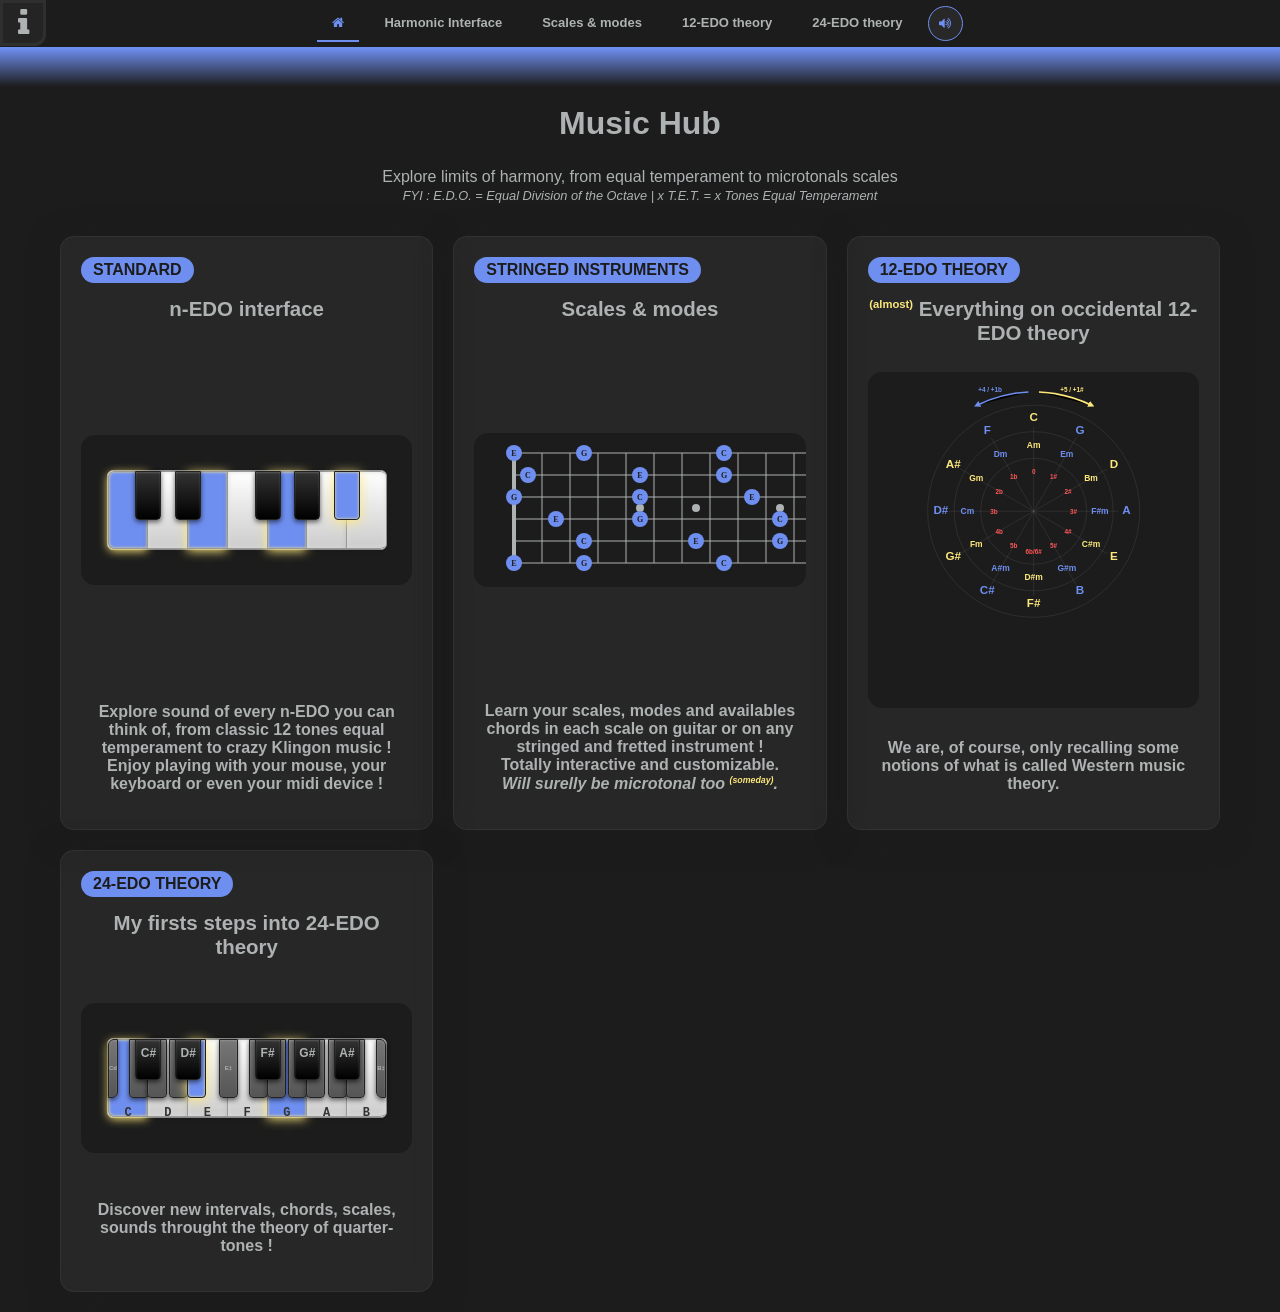
<file: index.html>
<!DOCTYPE html>
<html lang="en">

<head>
    <meta charset="UTF-8">
    <meta name="viewport" content="width=device-width, initial-scale=1.0">
    <title>Music Hub - Home</title>
    <link rel="stylesheet" href="./css/master-style.css">
    <link rel="stylesheet" href="./css/home.css">
    <link rel="stylesheet" href="https://cdnjs.cloudflare.com/ajax/libs/font-awesome/4.7.0/css/font-awesome.min.css">

    <script src="./js/core/theory-engine.js" defer></script>
    <script src="./js/core/audio-manager.js" defer></script>
    <script src="./js/components/main-nav.js" defer></script>
    <script src="./js/components/keyboard.js" defer></script>
    <script src="./js/components/circle-fifths.js" defer></script>
    <script src="./js/components/guitar-fretboard.js" defer></script>
    <script src="../js/utils/loadSynth.js" defer></script>

    <link rel="icon" type="image/png" href="./assets/icon.png" />
</head>

<body>
    <main-nav active-tab="home" root-path="./"></main-nav>

    <div id="infos">
        <i class="fa fa-info"></i>
    </div>

    <div id="main">
        <h1>Miscellaneous Informations</h1>

        <p>
            Here's a fun site I made purely to mess around with sound synthesis in random EDO systems.<br>
            It explores in <i style="font-size: 1em; padding: 0;">details</i> 12 and 24-edo because that's what I'm more familiar with (and not to hard to understand).
        </p>

        <p style="margin-bottom: 0;">
            Some sources I used, especially for 24-edo :
        </p>
        <ul style="margin-top: 0;">
            <li><a target="_blank" href="./assets/24 Edo.pdf">24edo.pdf - Notation & Chords (William Lynch)</a></li>
            <li><a target="_blank" href="https://www.chrisvaisvil.com/microtonal-theory-pages/about-24-edo/">About 24 edo - Scales (Chris Vaisvil)</a></li>
        </ul>

        <p>
            Made by <a href="https://github.com/TimotheeDvt">@TimotheeDvt</a>
        </p>
    </div>

    <section class="hero">
        <h1>Music Hub</h1>
        <p style="margin-bottom: 2px">Explore limits of harmony, from equal temperament to microtonals scales</p>
        <p style="font-size: 0.8em; font-style: italic; margin-top: 0">
            FYI : E.D.O. = Equal Division of the Octave | x T.E.T. = x Tones Equal Temperament
        </p>
    </section>

    <main class="welcome-grid">
        <a href="./tools/harmonic_interface/index.html" class="card feature-card">
            <div class="tag">Standard</div>
            <h3>n-EDO interface</h3>
            <div class="preview-box">
                <custom-keyboard width="280px" height="80px" keys="C, E, G, Bb"></custom-keyboard>
            </div>
            <p>
                Explore sound of every n-EDO you can think of, from classic 12 tones equal temperament to crazy Klingon music !
                <br>Enjoy playing with your mouse, your keyboard or even your midi device !
            </p>
        </a>

        <a href="./tools/modes_scales/index.html" class="card feature-card">
            <div class="tag">Stringed instruments</div>
            <h3>Scales & modes</h3>
            <div class="preview-box">
                <guitar-fretboard strings="6" tuning="EADGBE" notes="C, E, G" width="500"
                    height="150"></guitar-fretboard>
            </div>
            <p>
                Learn your scales, modes and availables chords in each scale on guitar or on any stringed and fretted instrument !
                <br>Totally interactive and customizable.
                <br><i>Will surelly be microtonal too <sup>(someday)</sup>.</i>
            </p>
        </a>

        <a href="./tools/theory_mindmap/index.html?page=circle" class="card feature-card">
            <div class="tag">12-EDO theory</div>
            <h3><sup>(almost)</sup> Everything on occidental 12-EDO theory</h3>
            <div class="preview-box">
                <circle-fifths style="transform: scale(0.8) translateY(-10%);"></circle-fifths>
            </div>
            <p>We are, of course, only recalling some notions of what is called Western music theory.</p>
        </a>

        <a href="./tools/24-edo/index.html" class="card feature-card">
            <div class="tag">24-EDO theory</div>
            <h3>My firsts steps into 24-EDO theory</h3>
            <div class="preview-box">
                <custom-keyboard is24edo="true" width="280px" height="80px" keys="C, Ed, G"
                    showNames="true"></custom-keyboard>
            </div>
            <p>Discover new intervals, chords, scales, sounds throught the theory of quarter-tones !</p>
        </a>
    </main>

    <script>
        // Initialisation de l'audio sur le premier clic
        document.addEventListener('click', () => {
            if (typeof AudioManager !== 'undefined') {
                AudioManager.init();
            }
        }, { once: true });

        document.addEventListener('DOMContentLoaded', () => {
            const mainNav = document.querySelector('main-nav');
            const cards = document.querySelectorAll('.feature-card');

            cards.forEach(card => {
                // On récupère le type d'onglet depuis le lien de la carte
                const href = card.getAttribute('href');
                let tabType = '';

                if (href.includes('theory_mindmap')) tabType = 'mindmap';
                else if (href.includes('modes_scales')) tabType = 'modes';
                else if (href.includes('harmonic_interface')) tabType = 'harmonic';
                else if (href.includes('24-edo')) tabType = '24-edo';

                card.addEventListener('mouseenter', () => {
                    // Accès au bouton dans le Shadow DOM du composant nav
                    const navBtn = mainNav.shadowRoot.querySelector(`.nav-btn[href*="${tabType}"]`);
                    if (navBtn) {
                        navBtn.style.color = '#FE5658'; // var(--accent-red)
                        navBtn.style.borderBottom = '2px solid #FE5658';
                    }
                });

                card.addEventListener('mouseleave', () => {
                    const navBtn = mainNav.shadowRoot.querySelector(`.nav-btn[href*="${tabType}"]`);
                    if (navBtn) {
                        // On retire les styles inline pour laisser le CSS original reprendre le dessus
                        navBtn.style.color = '';
                        navBtn.style.borderBottom = '';
                    }
                });
            });
        });
    </script>
</body>

</html>
</file>
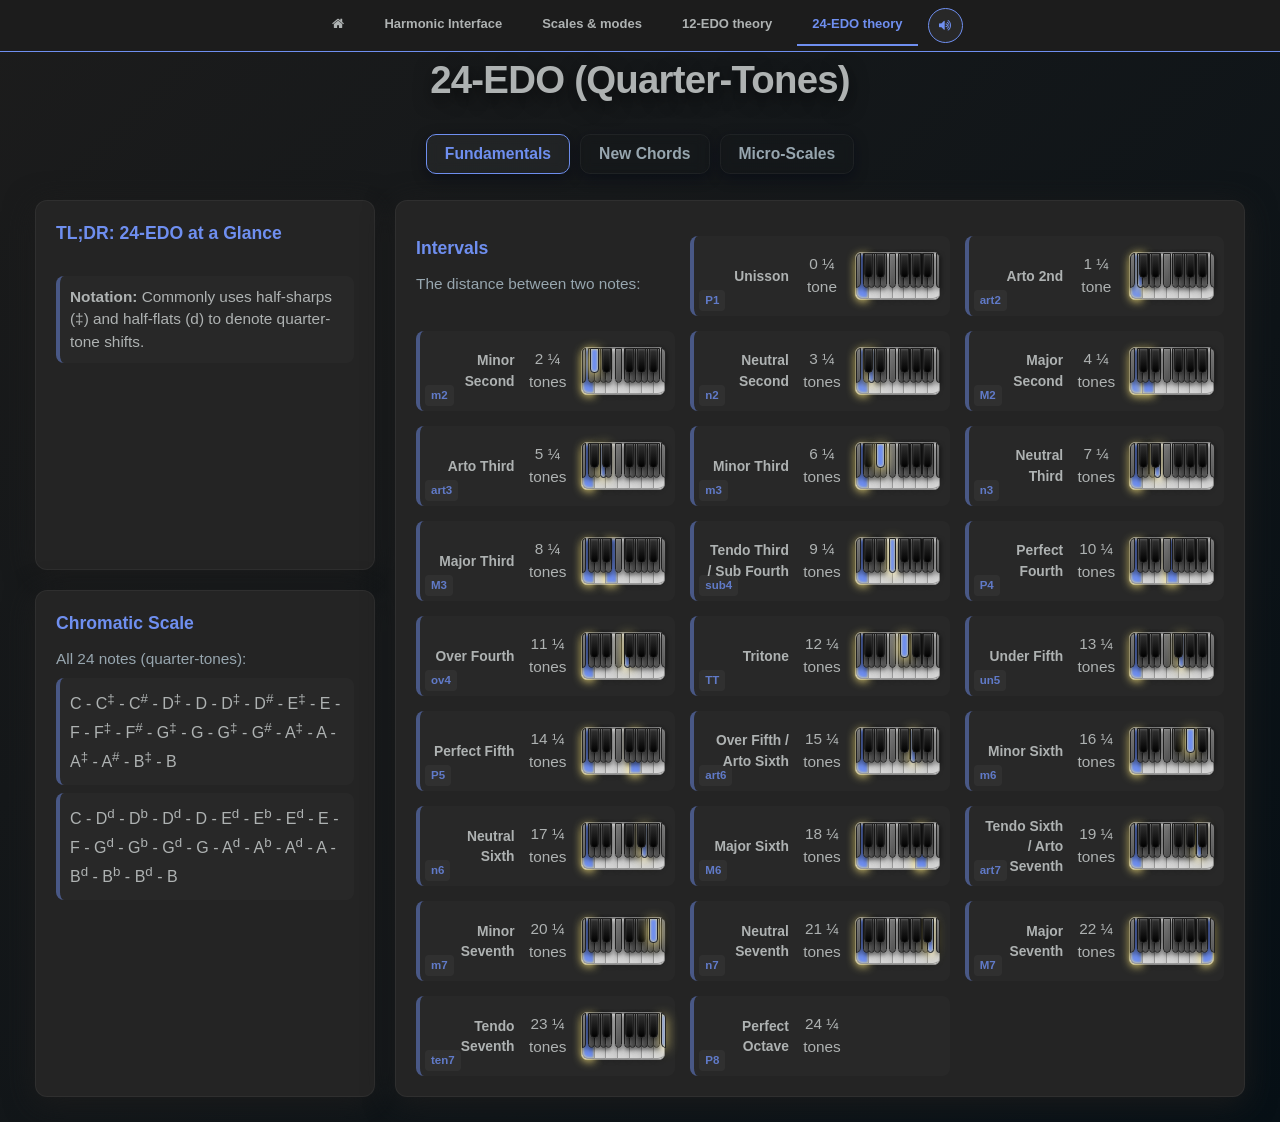
<file: tools/24-edo/index.html>
<!DOCTYPE html>
<html lang="en">

<head>
    <meta charset="UTF-8">
    <meta name="viewport" content="width=device-width, initial-scale=1.0">
    <title>24-EDO Theory Hub</title>
    <link rel="stylesheet" href="../../css/master-style.css">
    <link rel="stylesheet" href="../theory_mindmap/style.css">
    <link rel="stylesheet" href="./style.css">
    <script src="../../js/core/theory-engine.js"></script>
    <script src="../../js/core/audio-manager.js"></script>
    <script src="../../js/components/keyboard.js"></script>
    <script src="../../js/utils/loadSynth.js" defer></script>

    <link rel="icon" type="image/png" href="../../assets/icon.png" />
    <link rel="stylesheet" href="https://cdnjs.cloudflare.com/ajax/libs/font-awesome/4.7.0/css/font-awesome.min.css">
    <script src="../../js/components/main-nav.js"></script>
    <script>
        function showTab(tabId) {
            document.querySelectorAll('.tab-content').forEach(t => t.classList.remove('active'));
            document.querySelectorAll('.tab-btn').forEach(b => b.classList.remove('active'));
            document.getElementById(tabId).classList.add('active');
            event.currentTarget.classList.add('active');

            const url = new URL(window.location);
            url.searchParams.set('page', tabId);
            window.history.pushState({}, '', url);
        }
    </script>
</head>

<body>
    <main-nav active-tab="24edo" root-path="../../"></main-nav>

    <div class="container">
        <h1>24-EDO (Quarter-Tones)</h1>

        <div class="tab-nav">
            <button class="tab-btn active" id="fundamentals-btn" onclick="showTab('fundamentals')">Fundamentals</button>
            <button class="tab-btn" id="chords-btn" onclick="showTab('chords')">New Chords</button>
            <button class="tab-btn" id="scales-btn" onclick="showTab('scales')">Micro-Scales</button>
        </div>

        <div id="fundamentals" class="tab-content active">
            <div class="grid grid-4">
                <!-- Musical Alphabet -->
                <div class="card card-fund" style="grid-area: a;">
                    <h3>TL;DR: 24-EDO at a Glance</h3>
                    <ul class="interval-list-2">
                        <li><strong>Notation:</strong> Commonly uses half-sharps (‡) and half-flats (d) to denote
                            quarter-tone shifts.</li>
                    </ul>
                </div>

                <!-- Chromatic Scale -->
                <div class="card card-fund" style="grid-area: b;">
                    <h3>Chromatic Scale</h3>
                    <p>All 24 notes (quarter-tones):</p>
                    <ul class="scale-formula">
                        <li class="scale-li" data-scale="chromatic">
                            C - C<sup>‡</sup> - C<sup>#</sup> - D<sup>‡</sup> - D - D<sup>‡</sup> - D<sup>#</sup> -
                            E<sup>‡</sup> - E - F - F<sup>‡</sup> - F<sup>#</sup> - G<sup>‡</sup> - G - G<sup>‡</sup> -
                            G<sup>#</sup> - A<sup>‡</sup> - A - A<sup>‡</sup> - A<sup>#</sup> - B<sup>‡</sup> - B
                        </li>

                        <li class="scale-li" data-scale="chromatic">
                            C - D<sup>d</sup> - D<sup>b</sup> - D<sup>d</sup> - D - E<sup>d</sup> - E<sup>b</sup> -
                            E<sup>d</sup> - E - F - G<sup>d</sup> - G<sup>b</sup> - G<sup>d</sup> - G - A<sup>d</sup> -
                            A<sup>b</sup> - A<sup>d</sup> - A - B<sup>d</sup> - B<sup>b</sup> - B<sup>d</sup> - B
                        </li>
                    </ul>
                </div>

                <!-- Intervals -->
                <div class="card card-fund" style="grid-area: d;">
                    <ul class="interval-list interval-grid-container">
                        <span>
                            <h3>Intervals</h3>
                            <p>The distance between two notes:</p>
                        </span>
                        <li class="interval-li" data-semitones="0">
                            <span>P1</span>
                            <span class="interval-name">Unisson</span>
                            <span>0 ¼ tone</span>
                            <custom-keyboard height="100%" width="100%" style="height: 80%" keys="C"
                                is24edo="true"></custom-keyboard>
                        </li>
                        <li class="interval-li" data-semitones="0.5">
                            <span>art2</span>
                            <span class="interval-name">Arto 2nd</span>
                            <span>1 ¼ tone</span>
                            <custom-keyboard height="100%" width="100%" style="height: 80%" keys="C - C‡"
                                is24edo="true"></custom-keyboard>
                        </li>
                        <li class="interval-li" data-semitones="1">
                            <span>m2</span>
                            <span class="interval-name">Minor Second</span>
                            <span>2 ¼ tones</span>
                            <custom-keyboard height="100%" width="100%" style="height: 80%" keys="C - C#"
                                is24edo="true"></custom-keyboard>
                        </li>

                        <li class="interval-li" data-semitones="1.5">
                            <span>n2</span>
                            <span class="interval-name">Neutral Second</span>
                            <span>3 ¼ tones</span>
                            <custom-keyboard height="100%" width="100%" style="height: 80%" keys="C - Dd"
                                is24edo="true"></custom-keyboard>
                        </li>

                        <li class="interval-li" data-semitones="2">
                            <span>M2</span>
                            <span class="interval-name">Major Second</span>
                            <span>4 ¼ tones</span>
                            <custom-keyboard height="100%" width="100%" style="height: 80%" keys="C - D"
                                is24edo="true"></custom-keyboard>
                        </li>

                        <li class="interval-li" data-semitones="2.5">
                            <span>art3</span>
                            <span class="interval-name">Arto Third</span>
                            <span>5 ¼ tones</span>
                            <custom-keyboard height="100%" width="100%" style="height: 80%" keys="C - D‡"
                                is24edo="true"></custom-keyboard>
                        </li>

                        <li class="interval-li" data-semitones="3">
                            <span>m3</span>
                            <span class="interval-name">Minor Third</span>
                            <span>6 ¼ tones</span>
                            <custom-keyboard height="100%" width="100%" style="height: 80%" keys="C - D#"
                                is24edo="true"></custom-keyboard>
                        </li>

                        <li class="interval-li" data-semitones="3.5">
                            <span>n3</span>
                            <span class="interval-name">Neutral Third</span>
                            <span>7 ¼ tones</span>
                            <custom-keyboard height="100%" width="100%" style="height: 80%" keys="C - Ed"
                                is24edo="true"></custom-keyboard>
                        </li>

                        <li class="interval-li" data-semitones="4">
                            <span>M3</span>
                            <span class="interval-name">Major Third</span>
                            <span>8 ¼ tones</span>
                            <custom-keyboard height="100%" width="100%" style="height: 80%" keys="C - E"
                                is24edo="true"></custom-keyboard>
                        </li>

                        <li class="interval-li" data-semitones="4.5">
                            <span>sub4</span>
                            <span class="interval-name">Tendo Third / Sub Fourth</span>
                            <span>9 ¼ tones</span>
                            <custom-keyboard height="100%" width="100%" style="height: 80%" keys="C - E‡"
                                is24edo="true"></custom-keyboard>
                        </li>

                        <li class="interval-li" data-semitones="5">
                            <span>P4</span>
                            <span class="interval-name">Perfect Fourth</span>
                            <span>10 ¼ tones</span>
                            <custom-keyboard height="100%" width="100%" style="height: 80%" keys="C - F"
                                is24edo="true"></custom-keyboard>
                        </li>

                        <li class="interval-li" data-semitones="5.5">
                            <span>ov4</span>
                            <span class="interval-name">Over Fourth</span>
                            <span>11 ¼ tones</span>
                            <custom-keyboard height="100%" width="100%" style="height: 80%" keys="C - F‡"
                                is24edo="true"></custom-keyboard>
                        </li>

                        <li class="interval-li" data-semitones="6">
                            <span>TT</span>
                            <span class="interval-name">Tritone</span>
                            <span>12 ¼ tones</span>
                            <custom-keyboard height="100%" width="100%" style="height: 80%" keys="C - F#"
                                is24edo="true"></custom-keyboard>
                        </li>

                        <li class="interval-li" data-semitones="6.5">
                            <span>un5</span>
                            <span class="interval-name">Under Fifth</span>
                            <span>13 ¼ tones</span>
                            <custom-keyboard height="100%" width="100%" style="height: 80%" keys="C - Gd"
                                is24edo="true"></custom-keyboard>
                        </li>

                        <li class="interval-li" data-semitones="7">
                            <span>P5</span>
                            <span class="interval-name">Perfect Fifth</span>
                            <span>14 ¼ tones</span>
                            <custom-keyboard height="100%" width="100%" style="height: 80%" keys="C - G"
                                is24edo="true"></custom-keyboard>
                        </li>
                        <li class="interval-li" data-semitones="7.5">
                            <span>art6</span>
                            <span class="interval-name">Over Fifth / Arto Sixth</span>
                            <span>15 ¼ tones</span>
                            <custom-keyboard height="100%" width="100%" style="height: 80%" keys="C - G‡"
                                is24edo="true"></custom-keyboard>
                        </li>

                        <li class="interval-li" data-semitones="8">
                            <span>m6</span>
                            <span class="interval-name">Minor Sixth</span>
                            <span>16 ¼ tones</span>
                            <custom-keyboard height="100%" width="100%" style="height: 80%" keys="C - G#"
                                is24edo="true"></custom-keyboard>
                        </li>

                        <li class="interval-li" data-semitones="8.5">
                            <span>n6</span>
                            <span class="interval-name">Neutral Sixth</span>
                            <span>17 ¼ tones</span>
                            <custom-keyboard height="100%" width="100%" style="height: 80%" keys="C - Ad"
                                is24edo="true"></custom-keyboard>
                        </li>

                        <li class="interval-li" data-semitones="9">
                            <span>M6</span>
                            <span class="interval-name">Major Sixth</span>
                            <span>18 ¼ tones</span>
                            <custom-keyboard height="100%" width="100%" style="height: 80%" keys="C - A"
                                is24edo="true"></custom-keyboard>
                        </li>

                        <li class="interval-li" data-semitones="9.5">
                            <span>art7</span>
                            <span class="interval-name">Tendo Sixth / Arto Seventh</span>
                            <span>19 ¼ tones</span>
                            <custom-keyboard height="100%" width="100%" style="height: 80%" keys="C - A‡"
                                is24edo="true"></custom-keyboard>
                        </li>

                        <li class="interval-li" data-semitones="10">
                            <span>m7</span>
                            <span class="interval-name">Minor Seventh</span>
                            <span>20 ¼ tones</span>
                            <custom-keyboard height="100%" width="100%" style="height: 80%" keys="C - A#"
                                is24edo="true"></custom-keyboard>
                        </li>

                        <li class="interval-li" data-semitones="10.5">
                            <span>n7</span>
                            <span class="interval-name">Neutral Seventh</span>
                            <span>21 ¼ tones</span>
                            <custom-keyboard height="100%" width="100%" style="height: 80%" keys="C - Bd"
                                is24edo="true"></custom-keyboard>
                        </li>

                        <li class="interval-li" data-semitones="11">
                            <span>M7</span>
                            <span class="interval-name">Major Seventh</span>
                            <span>22 ¼ tones</span>
                            <custom-keyboard height="100%" width="100%" style="height: 80%" keys="C - B"
                                is24edo="true"></custom-keyboard>
                        </li>

                        <li class="interval-li" data-semitones="11.5">
                            <span>ten7</span>
                            <span class="interval-name">Tendo Seventh</span>
                            <span>23 ¼ tones</span>
                            <custom-keyboard height="100%" width="100%" style="height: 80%" keys="C - B‡"
                                is24edo="true"></custom-keyboard>
                        </li>

                        <li class="interval-li" data-semitones="12">
                            <span>P8</span>
                            <span class="interval-name">Perfect Octave</span>
                            <span>24 ¼ tones</span>
                        </li>
                    </ul>
                </div>
            </div>
        </div>

        <div id="chords" class="tab-content">
            <div class="grid grid-3">
                <div class="card" style="grid-area: a;">
                    <h3>Triads</h3>
                    <ul class="chord-formula">
                        <li class="chords-li-example">
                            <strong>Arto</strong>
                            <strong>C<sub>art</sub></strong>
                            <text><strong>0 - 5 - 14</strong><br>(C - D‡ - G)</text>
                            <custom-keyboard height="50px" width="200px" keys="0 - 5 - 14" style="grid-area: c;"
                                is24edo="true" showNames="true"></custom-keyboard>
                        </li>
                        <li class="chords-li-example">
                            <strong>Neutral</strong>
                            <strong>C<sub>N</sub></strong>
                            <text><strong>0 - 7 - 14</strong><br>(C - Ed - G)</text>
                            <custom-keyboard height="50px" width="200px" keys="0 - 7 - 14" style="grid-area: c;"
                                is24edo="true" showNames="true"></custom-keyboard>
                        </li>
                        <li class="chords-li-example">
                            <strong>Tendo</strong>
                            <strong>C<sub>ten</sub></strong>
                            <text><strong>0 - 9 - 14</strong><br>(C - E‡ - G)</text>
                            <custom-keyboard height="50px" width="200px" keys="0 - 9 - 14" style="grid-area: c;"
                                is24edo="true" showNames="true"></custom-keyboard>
                        </li>
                        <li class="chords-li-example">
                            <strong>UnderMajor</strong>
                            <strong>C<sub>v</sub></strong>
                            <text><strong>0 - 8 - 13</strong><br>(C - E - Gd)</text>
                            <custom-keyboard height="50px" width="200px" keys="0 - 8 - 13" style="grid-area: c;"
                                is24edo="true" showNames="true"></custom-keyboard>
                        </li>
                        <li class="chords-li-example">
                            <strong>Overmajor</strong>
                            <strong>C<sup>^</sup></strong>
                            <text><strong>0 - 8 - 15</strong><br>(C - E - G‡)</text>
                            <custom-keyboard height="50px" width="200px" keys="0 - 8 - 15" style="grid-area: c;"
                                is24edo="true" showNames="true"></custom-keyboard>
                        </li>
                    </ul>
                </div>
                <div class="card" style="grid-area: b;">
                    <h3>Triads</h3>
                    <ul class="chord-formula">
                        <li class="chords-li-example">
                            <strong>Overmajor</strong>
                            <strong>C<sup>^</sup></strong>
                            <text><strong>0 - 8 - 15</strong><br>(C - E - G‡)</text>
                            <custom-keyboard height="50px" width="200px" keys="0 - 8 - 15" style="grid-area: c;"
                                is24edo="true" showNames="true"></custom-keyboard>
                        </li>
                        <li class="chords-li-example">
                            <strong>Underneutral</strong>
                            <strong>C<sub>Nv</sub></strong>
                            <text><strong>0 - 7 - 13</strong><br>(C - Ed - Gd)</text>
                            <custom-keyboard height="50px" width="200px" keys="0 - 7 - 13" style="grid-area: c;"
                                is24edo="true" showNames="true"></custom-keyboard>
                        </li>
                        <li class="chords-li-example">
                            <strong>Overneutral</strong>
                            <strong>C<sub>N</sub><sup>^</sup></strong>
                            <text><strong>0 - 7 - 15</strong><br>(C - Ed - G‡)</text>
                            <custom-keyboard height="50px" width="200px" keys="0 - 7 - 15" style="grid-area: c;"
                                is24edo="true" showNames="true"></custom-keyboard>
                        </li>
                        <li class="chords-li-example">
                            <strong>Underminor</strong>
                            <strong>C<sub>mv</sub></strong>
                            <text><strong>0 - 6 - 13</strong><br>(C - Eb - Gd)</text>
                            <custom-keyboard height="50px" width="200px" keys="0 - 6 - 13" style="grid-area: c;"
                                is24edo="true" showNames="true"></custom-keyboard>
                        </li>
                        <li class="chords-li-example">
                            <strong>Overminor</strong>
                            <strong>C<sub>m</sub><sup>^</sup></strong>
                            <text><strong>0 - 6 - 15</strong><br>(C - Eb - G‡)</text>
                            <custom-keyboard height="50px" width="200px" keys="0 - 6 - 15" style="grid-area: c;"
                                is24edo="true" showNames="true"></custom-keyboard>
                        </li>
                    </ul>
                </div>
                <div class="card" style="grid-area: c;">
                    <h3>Triad Alterations</h3>
                    <ul class="interval-list-2">
                        <li><strong>Ultra Triad (Upmajor):</strong> 0 - 9 - 14 (uses Ultra Third 450c).</li>
                        <li><strong>Infra Triad (Downminor):</strong> 0 - 5 - 14 (uses Infra Third 250c).</li>
                    </ul>
                </div>
            </div>
        </div>

        <div id="scales" class="tab-content">
            <div class="grid grid-2">
                <div class="card">
                    <h3>Traditional Microtonal Scales</h3>
                    <ul class="scale-formula">
                        <li><strong>Maqam Rast:</strong> 4 - 3 - 3 - 4 - 4 - 3 - 3 (steps in 24-edo).</li>
                        <li><strong>Maqam Bayati:</strong> 3 - 3 - 4 - 4 - 2 - 1 - 3 - 4.</li>
                        <li><strong>Maqam Saba:</strong> 3 - 3 - 2 - 6 - 2 - 4 - 4.</li>
                    </ul>
                </div>
                <div class="card">
                    <h3>New Pentatonics</h3>
                    <ul class="interval-list-2">
                        <li><strong>Godzilla:</strong> 0 - 5 - 10 - 14 - 19 - 24 (Equi-pentatonic approx.).</li>
                        <li><strong>Mohajira:</strong> 0 - 4 - 7 - 11 - 14 - 18 - 21 - 24 (Arabic-style heptatonic).
                        </li>
                    </ul>
                </div>
            </div>
        </div>
    </div>
    <script src="script.js"></script>
</body>

</html>
</file>
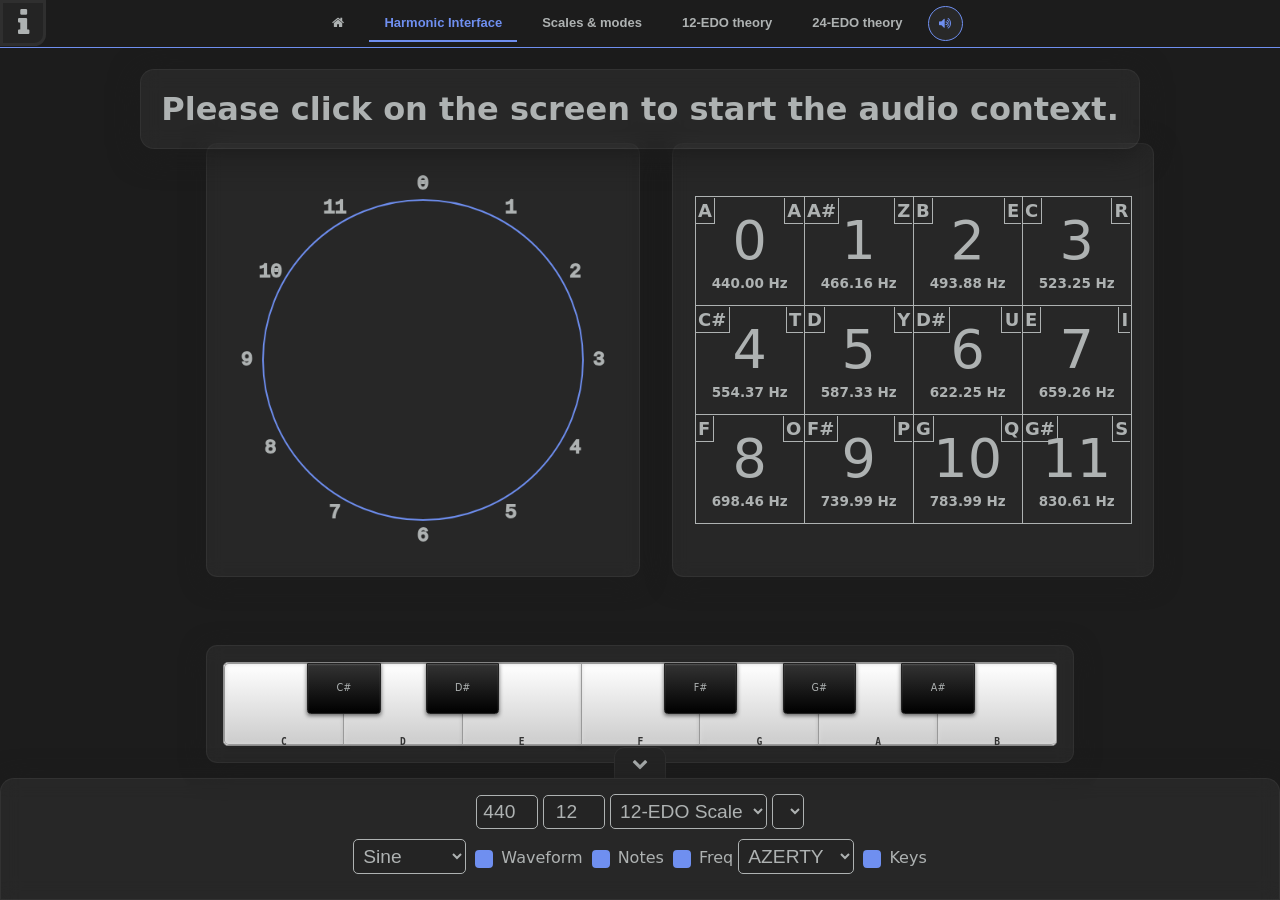
<file: tools/harmonic_interface/index.html>
<!DOCTYPE html>
<html lang="en">

<head>
    <meta charset="UTF-8">
    <title>Harmonic Interface</title>
    <link rel="stylesheet" href="../../css/master-style.css">
    <link rel="stylesheet" href="style.css">

    <script src="../../js/core/theory-engine.js" defer></script>
    <script src="../../js/core/audio-manager.js" defer></script>
    <script src="../../js/utils/loadSynth.js" defer></script>
    <script src="../../js/components/keyboard.js"></script>
    <link rel="stylesheet" href="https://cdnjs.cloudflare.com/ajax/libs/font-awesome/4.7.0/css/font-awesome.min.css">

    <link rel="icon" type="image/png" href="../../assets/icon.png" />
    <script src="../../js/components/main-nav.js" defer></script>

    <script src="script.js" defer></script>
</head>

<body>
    <main-nav active-tab="harmonic" root-path="../../"></main-nav>

    <h1 class="card" id="toRemove">Please click on the screen to start the audio context.</h1>

    <div id="infos">
        <i class="fa fa-info"></i>
    </div>

    <div id="main">
        <h1>Harmonic Interface for EDO stuff</h1>
        <p>
            Explore Equal Divisions of the Octave (EDO). Use 12-EDO for standard Western tuning or experiment with higher
            subdivisions like 24-EDO for quarter tones.
        </p>
        <p>
            You can use either your mouse and click on numbers to play each notes or using your computer keyboard (AZERTY or QWERTY layout) or use a midi controller !
            <br>
            I'm proud to anounce that it's responsive to midi velocity and that is GREAT to play with !
        </p>
    </div>

    <div id="midiConnection">
        <p>MIDI device connected</p>
    </div>

    <div id="container">
        <canvas id="circle" class="card" style="grid-area: a;"></canvas>
        <div id="table-container" class="card" style="grid-area: b;">
            <table id="table">
                <tbody></tbody>
            </table>
        </div>
        <div class="card" style="grid-area: c;" id="keyboard-container">
            <custom-keyboard height="100%" width="100%" style="height: 80%" keys="" showNames="true"></custom-keyboard>
        </div>
    </div>
    <canvas id="waveform"></canvas>

    <footer>
        <div class="footer-toggle" id="toggle-footer">
            <i class="fa fa-chevron-down"></i>
        </div>
        <div class="card">
            <form id="form" onsubmit="return false;">
                <div>
                    <input type="number" id="StartingFreq" value="440" min="0">
                    <input type="number" id="subdivNb" value="12" min="1">
                    <select id="changeScale" hidden>
                        <option value="12-EDO">12-EDO Scale</option>
                        <option value="justIntonation">Just Intonation</option>
                        <option value="pythagorean">Pythagorean</option>
                    </select>
                    <select id="midiControl"></select>
                </div>
                <div>
                    <select id="changeWaveform">
                        <option value="sine">Sine</option>
                        <option value="square">Square</option>
                        <option value="sawtooth">Sawtooth</option>
                        <option value="triangle">Triangle</option>
                    </select>
                    <input type="checkbox" id="showWave" checked><label for="showWave">Waveform</label>
                    <input type="checkbox" id="showNoteNames" checked><label for="showNoteNames">Notes</label>
                    <input type="checkbox" id="showFreq" checked><label for="showFreq">Freq</label>
                    <select id="changeLayout">
                        <option value="AZERTY">AZERTY</option>
                        <option value="QWERTY">QWERTY</option>
                    </select>
                    <input type="checkbox" id="showKey" checked><label for="showKey">Keys</label>
                </div>
            </form>
        </div>
    </footer>
</body>

</html>
</file>
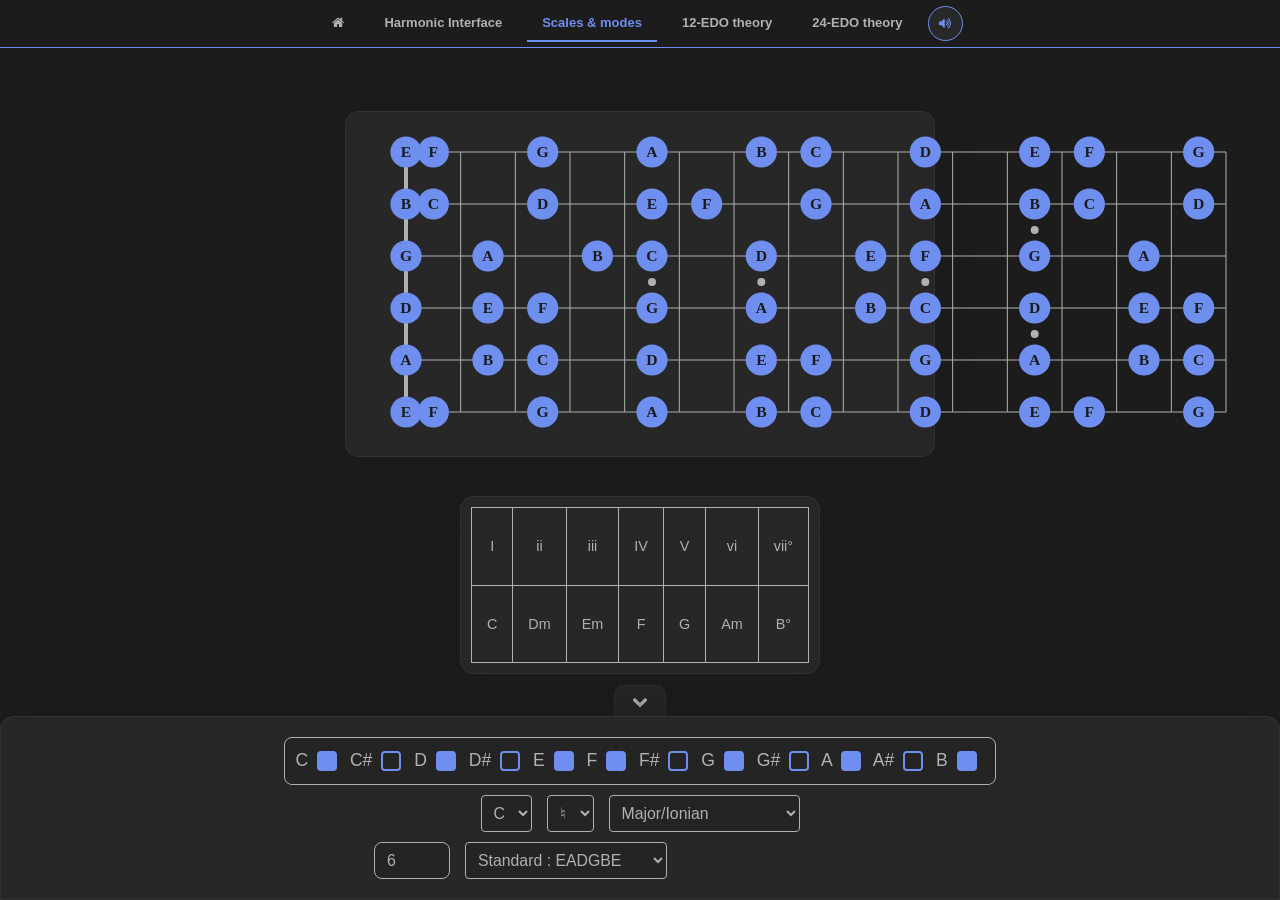
<file: tools/modes_scales/index.html>
<!DOCTYPE html>
<html lang="en">

<head>
    <meta charset="UTF-8">
    <title>Modes & Gammes - Guitar Hub</title>
    <link rel="stylesheet" href="../../css/master-style.css">
    <link rel="stylesheet" href="style.css">

    <script src="../../js/core/theory-engine.js" defer></script>
    <script src="../../js/core/audio-manager.js" defer></script>
    <link rel="stylesheet" href="https://cdnjs.cloudflare.com/ajax/libs/font-awesome/4.7.0/css/font-awesome.min.css">
    <script src="../../js/components/main-nav.js" defer></script>
    <script src="../../js/components/guitar-fretboard.js"></script>

    <link rel="icon" type="image/png" href="../../assets/icon.png" />

    <script src="script.js" defer></script>
</head>

<body>
    <main-nav active-tab="modes" root-path="../../"></main-nav>

    <div class="content">
        <div class="card">
            <guitar-fretboard
                strings="6"
                tuning="EADGBE"
                notes="C, E, G"
                width="900"
                height="300"
                id="grid">
            </guitar-fretboard>
        </div>

        <div class="card">
            <table class="table-center" id="chord-table"></table>
        </div>
    </div>

    <footer>
    <div class="footer-toggle" id="toggle-footer">
        <i class="fa fa-chevron-down"></i>
    </div>
        <div class="notes card">
            <form id="form" onsubmit="return false;">
                <div id="checkbox-container">
                </div>

                <div class="controls-row">
                    <select id="tune-select" onchange="writeTune()">
                        <option value="C" selected>C</option>
                        <option value="D">D</option>
                        <option value="E">E</option>
                        <option value="F">F</option>
                        <option value="G">G</option>
                        <option value="A">A</option>
                        <option value="B">B</option>
                    </select>

                    <select id="alt-select" onchange="writeTune()">
                        <option value="#">#</option>
                        <option value="♮" selected>♮</option>
                        <option value="♭">♭</option>
                    </select>

                    <select id="mode-select" onchange="writeTune()">
                    </select>
                </div>

                <div class="controls-row">
                    <input type="number" id="string-number" value="6" onchange="changeStringCount()">
                    <select id="tuning-select" onchange="changeTuning()">
                        <option value="EADGBE" selected>Standard : EADGBE</option>
                        <option value="CGADGC">Arabic Oud : CGADGC</option>
                        <option value="DABEAD">Turkish Oud : DABEAD</option>
                        <option value="CUSTOM">Custom</option>
                    </select>

                    <input type="text" id="custom-tuning" placeholder="EADGBE" autocapitalize="characters"
                        onkeypress="onTuningChange();">
                </div>
            </form>
        </div>
    </footer>
</body>

</html>
</file>
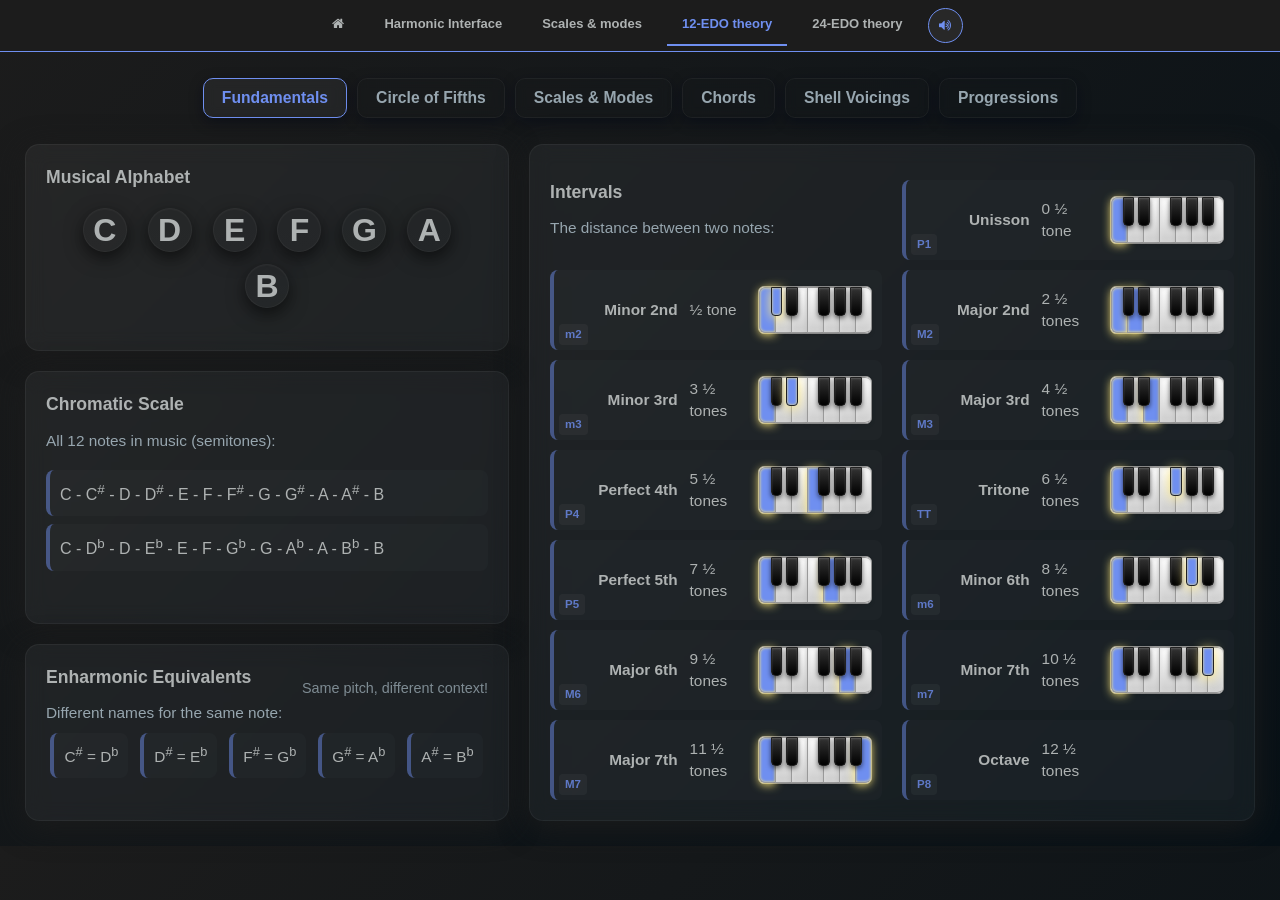
<file: tools/theory_mindmap/index.html>
<!DOCTYPE html>
<html lang="en">

<head>
    <meta charset="UTF-8">
    <meta name="viewport" content="width=device-width, initial-scale=1.0">
    <title>Music Theory Mindmap</title>
    <link rel="stylesheet" href="../../css/master-style.css">
    <link rel="stylesheet" href="style.css">
    <script src="../../js/core/theory-engine.js"></script>
    <script src="../../js/core/audio-manager.js"></script>
    <script src="script.js" defer></script>
    <script src="../../js/components/shell-voicing.js"></script>
    <script src="../../js/components/keyboard.js"></script>
    <link rel="stylesheet" href="https://cdnjs.cloudflare.com/ajax/libs/font-awesome/4.7.0/css/font-awesome.min.css">
    <script src="../../js/components/main-nav.js"></script>
    <script src="../../js/components/circle-fifths.js"></script>
    <script src="../../js/utils/loadSynth.js" defer></script>

    <link rel="icon" type="image/png" href="../../assets/icon.png" />
</head>

<body>
    <main-nav active-tab="mindmap" root-path="../../"></main-nav>
    <div class="container">
        <div class="tab-nav">
            <button class="tab-btn active" onclick="showTab('fundamentals')">Fundamentals</button>
            <button class="tab-btn" onclick="showTab('circle')">Circle of Fifths</button>
            <button class="tab-btn" onclick="showTab('scales')">Scales & Modes</button>
            <button class="tab-btn" onclick="showTab('chords')">Chords</button>
            <button class="tab-btn" onclick="showTab('shell')">Shell Voicings</button>
            <button class="tab-btn" onclick="showTab('progressions')">Progressions</button>
        </div>

        <!-- FUNDAMENTALS TAB -->
        <div id="fundamentals" class="tab-content active">
            <div class="grid grid-4">
                <!-- Musical Alphabet -->
                <div class="card card-fund" style="grid-area: a;">
                    <h3>Musical Alphabet</h3>
                    <div class="notes-circles">
                        <!-- todo: play notes on click -->
                        <span class="note-circle">C</span>
                        <span class="note-circle">D</span>
                        <span class="note-circle">E</span>
                        <span class="note-circle">F</span>
                        <span class="note-circle">G</span>
                        <span class="note-circle">A</span>
                        <span class="note-circle">B</span>
                    </div>
                </div>

                <!-- Chromatic Scale -->
                <div class="card card-fund" style="grid-area: b;">
                    <h3>Chromatic Scale</h3>
                    <p>All 12 notes in music (semitones):</p>
                    <ul class="scale-formula">
                        <!-- todo: play notes on click -->
                        <li class="scale-li" data-scale="chromatic">C - C<sup>#</sup> - D - D<sup>#</sup> - E - F -
                            F<sup>#</sup> - G - G<sup>#</sup> - A - A<sup>#</sup> - B</li>
                        <li class="scale-li" data-scale="chromatic">C - D<sup>b</sup> - D - E<sup>b</sup> - E - F -
                            G<sup>b</sup> - G - A<sup>b</sup> - A - B<sup>b</sup> - B</li>
                    </ul>
                </div>

                <!-- Enharmonic Equivalents -->
                <div class="card card-fund" style="grid-area: c;">
                    <span
                        style="display: flex; flex-direction: row; justify-content: space-between; align-items: center;">
                        <h3>Enharmonic Equivalents</h3>
                        <p style="margin-top: 10px; font-size: 0.9em; opacity: 0.8;">Same pitch, different context!</p>
                    </span>
                    <p>Different names for the same note:</p>
                    <ul class="scale-formula-enharmonic">
                        <li class="enharmonic-li" data-note="C#">C<sup>#</sup> = D<sup>b</sup></li>
                        <li class="enharmonic-li" data-note="D#">D<sup>#</sup> = E<sup>b</sup></li>
                        <li class="enharmonic-li" data-note="F#">F<sup>#</sup> = G<sup>b</sup></li>
                        <li class="enharmonic-li" data-note="G#">G<sup>#</sup> = A<sup>b</sup></li>
                        <li class="enharmonic-li" data-note="A#">A<sup>#</sup> = B<sup>b</sup></li>
                    </ul>
                </div>

                <!-- Intervals -->
                <div class="card card-fund" style="grid-area: d;">
                    <ul class="interval-list interval-grid-container">
                        <span>
                            <h3>Intervals</h3>
                            <p>The distance between two notes:</p>
                        </span>
                        <li class="interval-li" data-semitones="0">
                            <span>P1</span>
                            <span class="interval-name">Unisson</span>
                            <span>0 ½ tone</span>
                            <custom-keyboard height="100%" width="100%" style="height: 80%" keys="C"></custom-keyboard>
                        </li>
                        <li class="interval-li" data-semitones="1">
                            <span>m2</span>
                            <span class="interval-name">Minor 2nd</span>
                            <span>½ tone</span>
                            <custom-keyboard height="100%" width="100%" style="height: 80%"
                                keys="C - C#"></custom-keyboard>
                        </li>
                        <li class="interval-li" data-semitones="2">
                            <span>M2</span>
                            <span class="interval-name">Major 2nd</span>
                            <span>2 ½ tones</span>
                            <custom-keyboard height="100%" width="100%" style="height: 80%"
                                keys="C - D"></custom-keyboard>
                        </li>
                        <li class="interval-li" data-semitones="3">
                            <span>m3</span>
                            <span class="interval-name">Minor 3rd</span>
                            <span>3 ½ tones</span>
                            <custom-keyboard height="100%" width="100%" style="height: 80%"
                                keys="C - D#"></custom-keyboard>
                        </li>
                        <li class="interval-li" data-semitones="4">
                            <span>M3</span>
                            <span class="interval-name">Major 3rd</span>
                            <span>4 ½ tones</span>
                            <custom-keyboard height="100%" width="100%" style="height: 80%"
                                keys="C - E"></custom-keyboard>
                        </li>
                        <li class="interval-li" data-semitones="5">
                            <span>P4</span>
                            <span class="interval-name">Perfect 4th</span>
                            <span>5 ½ tones</span>
                            <custom-keyboard height="100%" width="100%" style="height: 80%"
                                keys="C - F"></custom-keyboard>
                        </li>
                        <li class="interval-li" data-semitones="6">
                            <span>TT</span>
                            <span class="interval-name">Tritone</span>
                            <span>6 ½ tones</span>
                            <custom-keyboard height="100%" width="100%" style="height: 80%"
                                keys="C - F#"></custom-keyboard>
                        </li>
                        <li class="interval-li" data-semitones="7">
                            <span>P5</span>
                            <span class="interval-name">Perfect 5th</span>
                            <span>7 ½ tones</span>
                            <custom-keyboard height="100%" width="100%" style="height: 80%"
                                keys="C - G"></custom-keyboard>
                        </li>
                        <li class="interval-li" data-semitones="8">
                            <span>m6</span>
                            <span class="interval-name">Minor 6th</span>
                            <span>8 ½ tones</span>
                            <custom-keyboard height="100%" width="100%" style="height: 80%"
                                keys="C - G#"></custom-keyboard>
                        </li>
                        <li class="interval-li" data-semitones="9">
                            <span>M6</span>
                            <span class="interval-name">Major 6th</span>
                            <span>9 ½ tones</span>
                            <custom-keyboard height="100%" width="100%" style="height: 80%"
                                keys="C - A"></custom-keyboard>
                        </li>
                        <li class="interval-li" data-semitones="10">
                            <span>m7</span>
                            <span class="interval-name">Minor 7th </span>
                            <span>10 ½ tones</span>
                            <custom-keyboard height="100%" width="100%" style="height: 80%"
                                keys="C - A#"></custom-keyboard>
                        </li>
                        <li class="interval-li" data-semitones="11">
                            <span>M7</span>
                            <span class="interval-name">Major 7th</span>
                            <span>11 ½ tones</span>
                            <custom-keyboard height="100%" width="100%" style="height: 80%"
                                keys="C - B"></custom-keyboard>
                        </li>
                        <li class="interval-li" data-semitones="12">
                            <span>P8</span>
                            <span class="interval-name">Octave</span>
                            <span>12 ½ tones</span>
                        </li>
                    </ul>
                </div>
            </div>
        </div>

        <!-- CIRCLE OF FIFTHS TAB -->
        <div id="circle" class="tab-content">
            <div class="card card-circle" style="grid-area: a;">
                <circle-fifths></circle-fifths>
            </div>
        </div>

        <!-- SCALES TAB -->
        <div id="scales" class="tab-content">
            <div class="grid grid-6">
                <div class="card" style="grid-area: a;">
                    <h3>Major Scale</h3>
                    <p><strong>Formula:</strong> W-W-H-W-W-W-H</p>
                    <p style="font-size: 0.9em; opacity: 0.8;">(W = Whole step/2 frets, H = Half step/1 fret)</p>
                    <h4>Example: C Major</h4>
                    <ul class="scale-formula">
                        <li>C - D - E - F - G - A - B - C</li>
                        <li>Intervals: 1 - 2 - 3 - 4 - 5 - 6 - 7 - 8</li>
                    </ul>
                </div>

                <div class="card" style="grid-area: b;">
                    <h3>Natural Minor Scale</h3>
                    <p><strong>Formula:</strong> W-H-W-W-H-W-W</p>
                    <h4>Example: A Minor</h4>
                    <ul class="scale-formula">
                        <li>A - B - C - D - E - F - G - A</li>
                        <li>Intervals: 1 - 2 - <sup>b</sup>3 - 4 - 5 - <sup>b</sup>6 - <sup>b</sup>7 - 8</li>
                    </ul>
                    <p style="margin-top: 10px; font-size: 0.9em;">Relative to C Major (same notes!)</p>
                </div>

                <div class="card" style="grid-area: c;">
                    <h3>Pentatonic Scales</h3>
                    <h4>Major Pentatonic</h4>
                    <p><strong>Formula:</strong> 1 - 2 - 3 - 5 - 6</p>
                    <p>Example in C: C - D - E - G - A</p>

                    <h4>Minor Pentatonic</h4>
                    <p><strong>Formula:</strong> 1 - <sup>b</sup>3 - 4 - 5 - <sup>b</sup>7</p>
                    <p>Example in A: A - C - D - E - G</p>

                    <h4>Blues Scale</h4>
                    <p><strong>Formula:</strong> 1 - <sup>b</sup>3 - 4 - <sup>b</sup>5 - 5 - <sup>b</sup>7</p>
                    <p>Example in A: A - C - D - E<sup>b</sup> - E - G</p>
                </div>

                <div class="card" style="grid-area: d;">
                    <h3>The 7 Modes</h3>
                    <p>Built from each degree of the major scale:</p>
                    <ul class="interval-list interval-grid-container-2">
                        <li><strong>Ionian (I)</strong> - Major scale (bright)</li>
                        <li><strong>Dorian (ii)</strong> - Minor with raised 6th (jazzy)</li>
                        <li><strong>Phrygian (iii)</strong> - Minor with b2 (Spanish)</li>
                        <li><strong>Lydian (IV)</strong> - Major with #4 (dreamy)</li>
                        <li><strong>Mixolydian (V)</strong> - Major with b7 (bluesy)</li>
                        <li><strong>Aeolian (vi)</strong> - Natural minor (dark)</li>
                        <li><strong>Locrian (vii)</strong> - Diminished (unstable)</li>
                    </ul>
                </div>
            </div>
        </div>

        <!-- CHORDS TAB -->
        <div id="chords" class="tab-content">
            <div class="grid grid-7">
                <div class="card" style="grid-area: a;">
                    <h3>Triads</h3>
                    <ul class="chord-formula">
                        <li class="chords-li-example">
                            <strong>Major</strong>
                            <strong>C</strong>
                            <text><strong>1 - 3 - 5</strong><br>(C - E - G)</text>
                            <custom-keyboard height="50px" width="200px" keys="C - E - G"
                                style="grid-area: c;"></custom-keyboard>
                        </li>
                        <li class="chords-li-example">
                            <strong>Minor</strong>
                            <strong>Cm</strong>
                            <text><strong>1 - <sup>b</sup>3 - 5</strong><br>(C - E<sup>b</sup> - G)</text>
                            <custom-keyboard height="50px" width="200px" keys="C - Eb - G"
                                style="grid-area: c;"></custom-keyboard>
                        </li>
                        <li class="chords-li-example">
                            <strong>Diminished</strong>
                            <strong>Cdim</strong>
                            <text><strong>1 - <sup>b</sup>3 - <sup>b</sup>5</strong><br>(C - E<sup>b</sup> -
                                G<sup>b</sup>)</text>
                            <custom-keyboard height="50px" width="200px" keys="C - Eb - Gb"
                                style="grid-area: c;"></custom-keyboard>
                        </li>
                        <li class="chords-li-example">
                            <strong>Augmented</strong>
                            <strong>Caug</strong>
                            <text><strong>1 - 3 - <sup>#</sup>5</strong><br>(C - E<sup>b</sup> - G<sup>#</sup>)</text>
                            <custom-keyboard height="50px" width="200px" keys="C - E - G#"
                                style="grid-area: c;"></custom-keyboard>
                        </li>
                    </ul>
                </div>

                <div class="card" style="grid-area: b;">
                    <h3>7th Chords</h3>
                    <ul class="chord-formula">
                        <li class="chords-li-example">
                            <strong>Major 7</strong>
                            <strong>CMaj7</strong>
                            <text><strong>1 - 3 - 5 - 7</strong><br>(C - E - G - B)</text>
                            <custom-keyboard height="50px" width="200px" keys="C - E - G - B"
                                style="grid-area: c;"></custom-keyboard>
                        </li>
                        <li class="chords-li-example">
                            <strong>Dominant 7</strong>
                            <strong>C7</strong>
                            <text><strong>1 - 3 - 5 - <sup>b</sup>7</strong><br>(C - E - G - B<sup>b</sup>)</text>
                            <custom-keyboard height="50px" width="200px" keys="C - E - G - Bb"
                                style="grid-area: c;"></custom-keyboard>
                        </li>
                        <li class="chords-li-example">
                            <strong>Minor 7</strong>
                            <strong>Cm7</strong>
                            <text><strong>1 - <sup>b</sup>3 - 5 - <sup>b</sup>7</strong><br>(C - E<sup>b</sup> - G -
                                B<sup>b</sup>)</text>
                            <custom-keyboard height="50px" width="200px" keys="C - Eb - G - Bb"
                                style="grid-area: c;"></custom-keyboard>
                        </li>
                        <li class="chords-li-example">
                            <strong>Minor 7b5</strong>
                            <strong>Cm7b5</strong>
                            <text><strong>1 - <sup>b</sup>3 - <sup>b</sup>5 - <sup>b</sup>7</strong><br>(C -
                                E<sup>b</sup> - G<sup>b</sup> - B<sup>b</sup>)</text>
                            <custom-keyboard height="50px" width="200px" keys="C - Eb - Gb - Bb"
                                style="grid-area: c;"></custom-keyboard>
                        </li>
                        <li class="chords-li-example">
                            <strong>Diminished 7</strong>
                            <strong>Cdim7</strong>
                            <text><strong>1 - <sup>b</sup>3 - <sup>b</sup>5 - bb7</strong><br>(C - E<sup>b</sup> -
                                G<sup>b</sup> - B<sup>bb</sup>)</text>
                            <custom-keyboard height="50px" width="200px" keys="C - Eb - Gb - A"
                                style="grid-area: c;"></custom-keyboard>
                        </li>
                    </ul>
                </div>

                <div class="card" style="grid-area: c;">
                    <h3>Extended Chords</h3>
                    <ul class="chord-formula">
                        <li><strong>9th</strong><br>7th chord + 9 (2nd octave up)</li>
                        <li><strong>11th</strong><br>9th chord + 11 (4th octave up)</li>
                        <li><strong>13th</strong><br>11th chord + 13 (6th octave up)</li>
                    </ul>
                    <p style="margin-top: 10px; font-size: 0.9em; opacity: 0.8;">Often voiced selectively (not all notes
                        played)</p>
                </div>

                <div class="card" style="grid-area: d;">
                    <h3>Diatonic Chords in Major Keys</h3>
                    <p>Chords built from each scale degree:</p>
                    <div class="progression-box">
                        <div class="chord-box">I - Maj7</div>
                        <div class="chord-box">ii - m7</div>
                        <div class="chord-box">iii - m7</div>
                        <div class="chord-box">IV - Maj7</div>
                        <div class="chord-box">V - 7</div>
                        <div class="chord-box">vi - m7</div>
                        <div class="chord-box">vii - m7b5</div>
                    </div>
                    <p style="margin-top: 15px;">Example in C: Cmaj7 - Dm7 - Em7 - Fmaj7 - G7 - Am7 - Bm7b5</p>
                </div>
            </div>
        </div>

        <!-- SHELL VOICINGS TAB -->
        <div id="shell" class="tab-content">
            <div class="grid grid-2" style="grid-area: a;">
                <div class="card">
                    <span class="shells-title">
                        <h3>Major 7</h3>
                        <p>1 3 7</p>
                    </span>

                    <div class="shells">
                        <div class="shell-voicing">
                            <h4>Root on E</h4>
                            <shell-voicing type="maj7" root-string="E"></shell-voicing>
                        </div>

                        <div class="shell-voicing">
                            <h4>Root on A</h4>
                            <shell-voicing type="maj7" root-string="A"></shell-voicing>
                        </div>

                        <div class="shell-voicing">
                            <h4>Root on D</h4>
                            <shell-voicing type="maj7" root-string="D"></shell-voicing>
                        </div>

                        <div class="shell-voicing">
                            <h4>Root on G</h4>
                            <shell-voicing type="maj7" root-string="G"></shell-voicing>
                        </div>
                    </div>
                </div>

                <div class="card">
                    <span class="shells-title">
                        <h3>Minor 7</h3>
                        <p>1 <sup>b</sup>3 <sup>b</sup>7</p>
                    </span>
                    <div class="shells">
                        <div class="shell-voicing">
                            <h4>Root on E</h4>
                            <shell-voicing type="min7" root-string="E"></shell-voicing>
                        </div>

                        <div class="shell-voicing">
                            <h4>Root on A</h4>
                            <shell-voicing type="min7" root-string="A"></shell-voicing>
                        </div>

                        <div class="shell-voicing">
                            <h4>Root on D</h4>
                            <shell-voicing type="min7" root-string="D"></shell-voicing>
                        </div>

                        <div class="shell-voicing">
                            <h4>Root on G</h4>
                            <shell-voicing type="min7" root-string="G"></shell-voicing>
                        </div>
                    </div>
                </div>

                <div class="card">
                    <span class="shells-title">
                        <h3>Dominant 7</h3>
                        <p>1 3 <sup>b</sup>7</p>
                    </span>
                    <div class="shells">
                        <div class="shell-voicing">
                            <h4>Root on E</h4>
                            <shell-voicing type="dom7" root-string="E"></shell-voicing>
                        </div>

                        <div class="shell-voicing">
                            <h4>Root on A</h4>
                            <shell-voicing type="dom7" root-string="A"></shell-voicing>
                        </div>

                        <div class="shell-voicing">
                            <h4>Root on D</h4>
                            <shell-voicing type="dom7" root-string="D"></shell-voicing>
                        </div>

                        <div class="shell-voicing">
                            <h4>Root on G</h4>
                            <shell-voicing type="dom7" root-string="G"></shell-voicing>
                        </div>
                    </div>
                </div>

                <div class="card">
                    <span class="shells-title">
                        <h3>Sixth</h3>
                        <p>1 3 6</p>
                    </span>
                    <div class="shells">
                        <div class="shell-voicing">
                            <h4>Root on E</h4>
                            <shell-voicing type="6" root-string="E"></shell-voicing>
                        </div>

                        <div class="shell-voicing">
                            <h4>Root on A</h4>
                            <shell-voicing type="6" root-string="A"></shell-voicing>
                        </div>

                        <div class="shell-voicing">
                            <h4>Root on D</h4>
                            <shell-voicing type="6" root-string="D"></shell-voicing>
                        </div>

                        <div class="shell-voicing">
                            <h4>Root on G</h4>
                            <shell-voicing type="6" root-string="G"></shell-voicing>
                        </div>
                    </div>
                </div>
            </div>
        </div>

        <!-- PROGRESSIONS TAB -->
        <div id="progressions" class="tab-content">
            <div class="grid grid-3">
                <div class="card" style="grid-area: a;">
                    <h3>Common Chord Progressions</h3>

                    <h4>The Three Chord Wonder</h4>
                    <div class="progression-box">
                        <div class="chord-box">I</div>
                        <div class="chord-box">IV</div>
                        <div class="chord-box">V</div>
                    </div>
                    <p style="font-size: 0.9em; opacity: 0.8;">In C: C - F - G (Used in countless rock, pop, and blues
                        songs)</p>

                    <h4>Pop Progression</h4>
                    <div class="progression-box">
                        <div class="chord-box">I</div>
                        <div class="chord-box">V</div>
                        <div class="chord-box">vi</div>
                        <div class="chord-box">IV</div>
                    </div>
                    <p style="font-size: 0.9em; opacity: 0.8;">In C: C - G - Am - F (Extremely popular in modern pop
                        music)</p>

                    <h4>Jazz Standard</h4>
                    <div class="progression-box">
                        <div class="chord-box">ii</div>
                        <div class="chord-box">V</div>
                        <div class="chord-box">I</div>
                    </div>
                    <p style="font-size: 0.9em; opacity: 0.8;">In C: Dm7 - G7 - Cmaj7 (The most important progression in
                        jazz)</p>

                    <h4>50s Progression</h4>
                    <div class="progression-box">
                        <div class="chord-box">I</div>
                        <div class="chord-box">vi</div>
                        <div class="chord-box">IV</div>
                        <div class="chord-box">V</div>
                    </div>
                    <p style="font-size: 0.9em; opacity: 0.8;">In C: C - Am - F - G (Classic doo-wop and early rock)</p>

                    <h4>12-Bar Blues</h4>
                    <div class="progression-box blues">
                        <div class="chord-box">I</div>
                        <div class="chord-box">I</div>
                        <div class="chord-box">I</div>
                        <div class="chord-box">I</div>
                        <div class="chord-box">IV</div>
                        <div class="chord-box">IV</div>
                        <div class="chord-box">I</div>
                        <div class="chord-box">I</div>
                        <div class="chord-box">V</div>
                        <div class="chord-box">IV</div>
                        <div class="chord-box">I</div>
                        <div class="chord-box">V</div>
                    </div>
                    <p style="font-size: 0.9em; opacity: 0.8;">In A: A7 (4 bars) - D7 (2 bars) - A7 (2 bars) - E7 - D7 -
                        A7 - E7</p>
                </div>

                <div class="card" style="grid-area: b;">
                    <h3>Advanced Chord Progressions</h3>

                    <h4>Cycle of 4ths</h4>
                    <div class="progression-box">
                        <div class="chord-box">iii</div>
                        <div class="chord-box">vi</div>
                        <div class="chord-box">ii</div>
                        <div class="chord-box">V</div>
                        <div class="chord-box">I</div>
                    </div>
                    <p style="font-size: 0.9em; opacity: 0.8;">In C: Em7 - Am7 - Dm7 - G7 - Cmaj7</p>

                    <h4>Rhythm Changes (A Section)</h4>
                    <div class="progression-box">
                        <div class="chord-box">I</div>
                        <div class="chord-box">vi</div>
                        <div class="chord-box">ii</div>
                        <div class="chord-box">V</div>
                    </div>
                    <p style="font-size: 0.9em; opacity: 0.8;">Based on "I Got Rhythm" - foundation of countless jazz
                        standards</p>
                </div>

                <div class="card" style="grid-area: c;">
                    <h3>Chord Functions</h3>
                    <ul class="interval-list interval-grid-container-2">
                        <li><strong>Tonic (I, vi)</strong> - Home base, stable, resolution</li>
                        <li><strong>Subdominant (ii, IV)</strong> - Moves away from tonic, builds tension</li>
                        <li><strong>Dominant (V, vii°)</strong> - High tension, wants to resolve to tonic</li>
                    </ul>
                    <p style="margin-top: 15px; font-size: 0.9em;">Flow: Tonic → Subdominant → Dominant → Tonic</p>
                </div>

                <div class="card" style="grid-area: d;">
                    <h3>Common Substitutions</h3>
                    <ul class="chord-formula">
                        <li><strong>Relative minor/major</strong><br>I ↔ vi (C ↔ Am)</li>
                        <li><strong>Tritone substitution</strong><br>V7 ↔ bII7 (G7 ↔ Db7)</li>
                        <li><strong>Secondary dominants</strong><br>Any chord can be preceded by its V7</li>
                        <li><strong>Borrowed chords</strong><br>Use chords from parallel minor</li>
                    </ul>
                </div>
            </div>
        </div>
    </div>
</body>

</html>
</file>
<file: css/master-style.css>
:root {
    --bg-dark: #1C1C1C;
    --bg-nav: #1C1C1C;
    --bg-light: #242424;
    --text-white: #AEB2B2;
    --text-dark: #1C1C1C;
    --text-muted: #97a6af;
    --accent-blue: #6F8FF0;
    --accent-red: #FE5658;
    --accent-green: #1E5128;
    --accent-orange: #413C26;
    --accent-yellow: #FDE87B;
    --cool-blue: #6f8ff078;
    --glass: rgba(255, 255, 255, 0.05);
    --glass-blur: 10px;

    /* z-index level */
    --level--1: -1;
    --level-0: 1;
    --level-1: 10;
    --level-2: 20;
    --level-3: 30;
    --level-4: 40;
    --level-5: 50;
}

body {
    margin: 0;
    padding: 0;
    background-color: var(--bg-dark);
    color: var(--text-white);
    font-family: 'Inter', 'Segoe UI', sans-serif;
    width: 100%;
}

/* Navigation Style EDO */
.main-nav {
    width: 100%;
    background: var(--bg-nav);
    border-bottom: 1px solid var(--accent-blue);
    position: sticky;
    top: 0;
    z-index: var(--level-4);
}

.nav-container {
    display: flex;
    justify-content: center;
    gap: 20px;
    padding: 10px;
}

.nav-btn {
    background: none;
    border: none;
    color: var(--text-white);
    padding: 12px 24px;
    cursor: pointer;
    font-weight: 600;
    transition: all 0.3s;
    border-bottom: 2px solid transparent;
}

.nav-btn:hover {
    color: var(--accent-blue);
}

.nav-btn.active {
    color: var(--accent-blue);
    border-bottom: 2px solid var(--accent-blue);
}

/* --- Global Harmonized UI Components --- */

/* 1. Standardized Buttons */
button,
.nav-btn,
.tab-btn {
    padding: 10px 20px;
    background: var(--glass);
    border: 1px solid var(--glass);
    color: var(--text-muted);
    cursor: pointer;
    border-radius: 10px;
    font-size: 0.95em;
    font-weight: 600;
    transition: all 0.25s cubic-bezier(.2, .9, .32, 1);
    backdrop-filter: blur(var(--glass-blur));
    font-family: 'Inter', sans-serif;
}

button:hover,
.nav-btn:hover {
    transform: translateY(-2px);
    color: var(--text-white);
    border-color: var(--accent-blue);
    background: rgba(255, 255, 255, 0.05);
}

button.active,
.nav-btn.active,
.tab-btn.active {
    background: linear-gradient(90deg, var(--accent-blue), rgba(111, 143, 240, 0.2));
    border: 1px solid rgba(111, 143, 240, 0.4);
    color: var(--text-dark);
    /* Improved contrast for active state */
}

/* 2. Harmonized Form Inputs (Select, Number, Text) */
select,
input[type="number"],
input[type="text"] {
    background-color: var(--bg-light);
    color: var(--text-white);
    border: 1px solid var(--glass);
    border-radius: 8px;
    padding: 8px 12px;
    font-family: 'Inter', sans-serif;
    font-size: 0.9em;
    transition: border-color 0.3s, box-shadow 0.3s;
    outline: none;
}

select:focus,
input:focus {
    border-color: var(--accent-blue);
    box-shadow: 0 0 0 2px rgba(111, 143, 240, 0.2);
}

/* 3. Custom Styled Checkboxes */
input[type="checkbox"] {
    appearance: none;
    -webkit-appearance: none;
    width: 18px;
    height: 18px;
    background: var(--bg-light);
    border: 2px solid var(--accent-blue);
    border-radius: 4px;
    cursor: pointer;
    position: relative;
    vertical-align: middle;
    margin-right: 8px;
}

input[type="checkbox"]:checked {
    background: var(--accent-blue);
}

input[type="checkbox"]:checked::after {
    position: absolute;
    color: var(--text-dark);
    font-size: 14px;
    font-weight: bold;
    left: 2px;
    top: -2px;
}

/* 4. Table Harmonization */
table {
    border-collapse: separate;
    border-spacing: 4px;
}

td,
th {
    border-radius: 6px;
}

.card {
    background: var(--glass);
    border: 1px solid var(--glass);
    border-radius: 14px;
    padding: 20px;
    backdrop-filter: blur(var(--glass-blur));
    transition: transform 260ms cubic-bezier(.2, .9, .32, 1), box-shadow 260ms;
    box-shadow: 0 6px 30px var(--bg-nav);
}

/* headings inside cards */
.card h3 {
    font-size: 1.28em;
    margin-bottom: 12px;
    color: var(--text-white);
}

.card h4 {
    font-size: 1.03em;
    margin-top: 12px;
    margin-bottom: 8px;
    color: var(--accent-blue);
}

/* Foldable Footer Styling */
footer {
    position: fixed;
    bottom: 0;
    left: 0;
    width: 100%;
    z-index: var(--level-5);
    transition: transform 0.4s cubic-bezier(0.4, 0, 0.2, 1);
}

footer.folded {
    transform: translateY(calc(100% - 30px));
    /* Leaves only the arrow visible */
}

.footer-toggle {
    width: 50px;
    height: 30px;
    background: var(--bg-light);
    border: 1px solid var(--glass);
    border-bottom: none;
    border-radius: 10px 10px 0 0;
    margin: 0 auto;
    display: flex;
    align-items: center;
    justify-content: center;
    cursor: pointer;
    color: var(--text-white);
    transition: background 0.3s;
}

.footer-toggle:hover {
    background: var(--bg-dark);
}

.footer-toggle i {
    transition: transform 0.3s;
}

footer.folded .footer-toggle i {
    transform: rotate(180deg);
}

/* Adjusting existing footer containers */
footer .card {
    border-bottom-left-radius: 0;
    border-bottom-right-radius: 0;
    margin-bottom: 0;
}

#infos {
    position: fixed;
    top: 0;
    left: 0;
    width: 40px;
    height: 40px;
    background: var(--bg-light);
    border: 3px solid var(--glass);
    border-radius: 0 0 25% 0;
    color: var(--text-white);
    font-size: 2em;
    display: flex;
    align-items: center;
    justify-content: center;
    padding: 0;
    transition: all 0.3s ease;
    z-index: var(--level-5);
}

#infos:hover {
    color: var(--text-white);
    transform: scale(1.2);
    cursor: pointer;
}

#infos:hover~#main {
    visibility: visible;
    opacity: 1;
}

#main:hover {
    visibility: visible;
    opacity: 1;
}

#main {
    position: fixed;
    top: 10%;
    left: 5%;
    /* Use a semi-transparent glass border as the base */
    border: 2px solid var(--glass);
    border-radius: 20px;
    visibility: hidden;
    opacity: 0;
    background-color: var(--bg-light);
    color: var(--text-white);
    width: 90%;
    transition: all 0.3s ease;
    z-index: var(--level-3);
    text-align: justify;
    font-size: 0.7em;
    backdrop-filter: blur(var(--glass-blur));
    overflow: hidden;
    max-height: 80vh;
    padding: 10px;
    box-sizing: border-box;
    z-index: var(--level-5);
}

/* The "Running" Accent Line */
#main::before {
    content: "";
    position: absolute;
    /* Expand slightly outside the container to cover the border area */
    top: -50%;
    left: -50%;
    width: 200%;
    height: 200%;
    border-radius: 200%;
    background: var(--accent-blue);
    opacity: 0.5;
    animation: rotateLine 8s ease-in-out infinite;
    z-index: var(--level--1);
}

#main::after {
    content: "";
    position: absolute;
    inset: 2px;
    /* This thickness should match your desired border width */
    background: var(--bg-light);
    border-radius: 18px;
    /* Slightly less than parent to fit inside */
    z-index: var(--level--1);
}

@keyframes rotateLine {
    from {
        transform: rotate(0deg);
    }

    to {
        transform: rotate(360deg);
    }
}

#main p {
    margin: 0;
    padding: 10px 20px;
    font-size: 1.5em;
}

#main h1 {
    padding: 10px 20px;
}

a {
    text-decoration: none;
    color: var(--accent-blue);
    font-weight: bold;
    transition: all 0.3s ease;
}

.card canvas,
.card svg,
.card custom-keyboard,
.card guitar-fretboard {
    max-width: 100%;
    /* height: auto !important; */
}

@media (max-width: 600px) {
    #infos {
        position: fixed;
        bottom: 5px;
        top: auto;
        border-radius: 50%;
    }
}
</file>
<file: css/home.css>
body {
    width: 100%;
    height: 100%;
    position: relative;
}

.hero {
    text-align: center;
    padding: 30px 20px 0 20px;
    background: linear-gradient(180deg, var(--accent-blue) 0%, transparent 25%);
}

.hero h1 {
    font-size: 2rem;
}

.welcome-grid {
    display: grid;
    grid-template-columns: repeat(auto-fit, minmax(280px, 1fr));
    width: 100%;
    max-width: 1200px; /* Limits width on huge monitors */
    margin: 0 auto;
    gap: 20px;
    padding: 20px;
    box-sizing: border-box;
}

sup {
    font-size: 0.55em;
    color: var(--accent-yellow);
}

.feature-card {
    display: flex;
    flex-direction: column;
    justify-content: space-between;
    gap: 15px;
    align-items: center;
    text-decoration: none;
    color: inherit;
    min-height: 400px;
}

.feature-card h3 {
    padding-top: 20px;
    text-align: center;
}

.feature-card p {
    text-align: center;
}

.preview-box {
    width: 100%;
    background: var(--bg-dark);
    border-radius: 14px;
    display: flex;
    justify-content: center;
    align-items: center;
    min-height: 150px;
    overflow: hidden;
}

.tag {
    position: absolute;
    background: var(--accent-blue);
    color: var(--text-dark);
    padding: 4px 12px;
    border-radius: 20px;
    font-size: 1em;
    font-weight: bold;
    text-transform: uppercase;
    left: 20px;
}

.feature-card:hover >.tag {
    background: var(--accent-red);
    color: var(--text-white);
}

@media (max-width: 600px) {
    .hero {
        padding: 20px 10px;
    }
    .hero h1 {
        font-size: 1.5rem;
    }
    .welcome-grid {
        grid-template-columns: 1fr; /* Stack cards vertically on phones */
        padding: 10px;
    }
}
</file>
<file: tools/theory_mindmap/style.css>
/* reset */
* {
  margin:0;
  padding:0;
  box-sizing:border-box;
  -webkit-font-smoothing:antialiased;
  -moz-osx-font-smoothing:grayscale;
}

body:not(.main-nav) {
  font-family: 'Inter', 'Segoe UI', Roboto, Arial, sans-serif;
  background: linear-gradient(135deg, var(--bg-dark) 0%, #071016 100%);
  color: var(--text-white);
	padding-bottom: 5px;
  overflow-x: hidden;
  line-height:1.45;
  -webkit-tap-highlight-color: transparent;
}

/* central container */
.container{
  max-width: calc(100% - 50px);
  margin: 0 auto;
}

/* heading */
h1{
  text-align:center;
  font-size:2.4em;
  margin-bottom:8px;
  color: var(--text-white);
  letter-spacing: -0.02em;
  text-shadow: 0 6px 18px rgba(0,0,0,0.6);
}

.card h3 {
  font-size: 1.1em;
}

/* tab nav */
.tab-nav{
  display:flex;
  justify-content:center;
  gap:10px;
  margin-top:26px;
  margin-bottom:26px;
  flex-wrap:wrap;
}

.tab-btn{
  padding:10px 18px;
  background: transparent;
  border: 1px solid var(--glass);
  color: var(--text-muted);
  cursor: pointer;
  border-radius:10px;
  font-size:0.98em;
  transition: all 220ms cubic-bezier(.2,.9,.32,1);
  backdrop-filter: blur(6px);
  box-shadow: 0 4px 14px rgba(2,6,23,0.45);
}

.tab-btn:hover{
  transform: translateY(0px);
}

.tab-btn.active{
  background: var(--glass);
  border: 1px solid var(--accent-blue);
  color: var(--accent-blue);
}

/* tabs content */
.tab-content{
  display:none;
  animation: fadeIn 420ms ease both;
}

.tab-content.active{
  display:block;
}

@keyframes fadeIn{
  from{ opacity:0; transform: translateY(8px); }
  to{ opacity:1; transform: translateY(0); }
}

/* grids */
.grid{
  display:grid;
  gap:20px;
  margin-bottom:20px;
}

.grid-2 { grid-template-columns: repeat(auto-fit, minmax(300px, 1fr)); }
.grid-3 {
  grid-template-areas:
		"a b d"
		"a c c";
}
.grid-4 {
    position: relative;
    display: grid;
    grid-template-columns: 1fr 1.5fr;
    grid-template-areas:
        "a d"
        "b d"
        "c d";
    gap: 20px;
}
.grid-5 {
  grid-template-areas: "a";
  height: calc(100vh - 200px);
  display: flex;
  align-items: center;
  justify-content: center;
}
.grid-6 {
	grid-template-areas:
		"a c"
		"b d";
}
.grid-7 {
	grid-template-areas:
		"a b c"
		"a b d";
}

.card-circle {
  height: 100%;
  display: flex;
  flex-direction: column;
  justify-content: center;
  align-items: center;
  padding: 20px;
}

/* lists */
.card-fund .scale-formula li {
  font-size: 1em;
}

.interval-list, .chord-formula, .scale-formula, .tips-list{
  list-style:none;
  padding:10px 0;
}

.interval-list, .scale-formula, .tips-list {
  margin-top: 0;
  padding-top: 0;
}

.interval-list li, .chord-formula li, .scale-formula li, .tips-list li {
  padding:10px;
  margin:8px 0;
  background: rgba(255,255,255,0.02);
  border-radius:8px;
  border-left: 4px solid var(--cool-blue);
  color: var(--text-white);
  font-size:0.96em;
	cursor: default;
}

.interval-list li:hover span, .scale-formula li:hover, .tips-list li:hover {
	color: var(--accent-blue);
	border-color: var(--cool-blue);
	cursor: pointer;
}

.interval-list li {
  display: grid;
  grid-template-columns: 1fr 0.5fr 1fr;
  gap: 12px;
  position: relative;
}

.tips-list li {
  display: grid;
  grid-template-columns: 1fr 1fr;
  gap: 12px;
  position: relative;
}

/* Le conteneur parent devient une grille à 2 colonnes */
.interval-grid-container {
    display: grid;
    grid-template-columns: 1fr 1fr; /* Deux colonnes égales */
    gap: 10px 20px; /* Espace vertical de 10px, horizontal de 20px */
    list-style: none;
    padding: 0;
    margin-top: 15px;
}

/* On s'assure que chaque item occupe bien sa ligne */
.interval-grid-container li {
    margin: 0; /* On gère l'espacement via le gap du parent */
    display: grid;
    grid-template-columns: 1fr 0.5fr 1fr;
    gap: 12px;
    position: relative;
    align-items: center;
    min-height: 80px; /* Optionnel : force une hauteur minimale identique pour tous */
}

.interval-grid-container-2 li {
    margin: 0; /* On gère l'espacement via le gap du parent */
    display: grid;
    grid-template-columns: 1fr 1fr;
    gap: 12px;
    position: relative;
    align-items: center;
    min-height: 80px; /* Optionnel : force une hauteur minimale identique pour tous */
}


.interval-list li > span:first-child {
  position: absolute;
  bottom: 5px;
  left: 5px;
  font-size: 0.75em;
  font-weight: 800;
  color: var(--accent-blue); /* Optionnel : pour le faire ressortir */
  opacity: 0.8;
  background: rgba(255, 255, 255, 0.05);
  padding: 2px 6px;
  border-radius: 4px;
}

.scale-formula-enharmonic {
  list-style:none;
  display: flex;
  flex-direction: row;
  gap: 3px;
  justify-content: space-around;
}

.interval-grid-container li {
  position: relative;
}

.interval-list-2, .chord-formula, .scale-formula {
  list-style:none;
  padding:10px 0;
}

.interval-list-2 li, .chord-formula li, .scale-formula li, .scale-formula-enharmonic li{
  padding:10px;
  margin:8px 0;
  background: rgba(255,255,255,0.02);
  border-radius:8px;
  border-left: 4px solid var(--cool-blue);
  color: var(--text-white);
  font-size:0.96em;
	cursor: default;
}

.interval-list-2 li:hover span, .scale-formula li:hover, .scale-formula-enharmonic li:hover {
	color: var(--accent-blue);
	border-color: var(--cool-blue);
	cursor: pointer;
}

.interval-name {
  font-weight: bold;
  text-align: right;
}

/* progression / small UI chips */
.progression-box{
  display:flex;
  gap:10px;
  flex-wrap:wrap;
  margin:10px 0;
}

.blues {
	display: grid;
	grid-template-columns: repeat(4, 1fr);
	gap: 10px;
	margin: 10px 0;
}

.blues > .chord-box {
  background-color: rgb(0, 0, 255, 0.1);
}

.chord-box{
  background: rgba(255,255,255,0.03);
  padding:10px 14px;
  border-radius:10px;
  font-weight:700;
  font-size:1.05em;
  color: var(--text-white);
  border: 1px solid rgba(255,255,255,0.03);
  box-shadow: 0 6px 18px rgba(0,0,0,0.45);
}

/* note circle: modern neon rim */
.note-circle {
  display:inline-flex;
  width:44px;
  height:44px;
  border-radius:50%;
  background: linear-gradient(180deg, rgba(255,255,255,0.01), rgba(255,255,255,0.015));
  border: 1px solid rgba(255,255,255,0.04);
  align-items:center;
  justify-content:center;
  margin:6px;
  font-weight:700;
  color: var(--text-white);
  box-shadow: 0 6px 18px rgba(0,0,0,0.6), inset 0 1px 0 rgba(255,255,255,0.02);
	cursor: pointer;
}

.note-circle:hover{
	color: var(--accent-blue);
	border-color: var(--cool-blue);
	background: linear-gradient(180deg, rgba(255,255,255,0.01), rgba(255,255,255,0.02));
}

.notes-circles {
  font-size: 2em;
  text-align: center;
  margin: 2px 0;
  cursor: default;
}

.shells-title {
  display: flex;
  flex-direction: row;
  justify-content: space-between;
  padding: 0 10px;
}

.shell {
  display: grid;
  grid-template-areas:
    "a"
    "b";
}

.shells {
  display: grid;
  grid-template-columns: repeat(2, 1fr);
  grid-template-rows: repeat(2, 1fr);
  gap: 5px;
}

/* shell voicing cards */
.shell-voicing {
  background: var(--bg-dark);
  padding:10px;
  border-radius:10px;
  border: 1px solid rgba(255,255,255,0.03);
  max-height: 200px;
  max-width: 200px;
  position: relative;
}

.shell-voicing h4 {
  font-size: 0.9em;
  margin: 0;
}

/* smaller UI tweaks */
.card p{ color: var(--text-muted); font-size:0.96em; }
.card strong{ color: var(--text-white); }

/* responsive tweaks */
@media (max-width: 900px) {
  .grid-3, .grid-4, .grid-6, .grid-7 {
    grid-template-columns: 1fr;
    grid-template-areas:
      "a"
      "b"
      "c"
      "d";
  }
  .interval-grid-container {
    grid-template-columns: 1fr;
  }
}

@media (max-width:600px){
  h1{ font-size:1.6em; }
  .tab-btn{ padding:8px 12px; font-size:0.9em; }
  .note-circle{ width:36px; height:36px; }
  .shells { grid-template-columns: 1fr; }
  .blues { grid-template-columns: repeat(2, 1fr); }
}

line {
	stroke: rgba(255, 255, 255, 0.03);
	stroke-width: 2;
}

.chords-li-example {
  display: grid;
  gap: 8px;
  justify-items: center;
}
</file>
<file: tools/24-edo/style.css>
/* Reset and base */
* {
    margin: 0;
    padding: 0;
    box-sizing: border-box;
}

/* Container responsive */
.container {
    max-width: calc(100% - 50px);
    margin: 0 auto;
    padding: 0 10px;
}

/* Grid layouts */
.grid-3 {
    grid-template-areas:
        "a b c";
}

.grid-4 {
    position: relative;
    display: grid;
    grid-template-columns: 1fr 2.5fr;
    grid-template-areas:
        "a d"
        "b d";
    gap: 20px;
}

.interval-grid-container {
    grid-template-columns: 1fr 1fr 1fr;
}

/* Card base styles */
.card {
    background: var(--bg-light);
    border-radius: 12px;
    padding: 20px;
    border: 1px solid var(--glass);
    overflow: hidden;
}

.card h3 {
    font-size: 1.1em;
    margin-bottom: 12px;
    color: var(--accent-blue);
}

/* Scale formula responsive */
.scale-formula {
    list-style: none;
    padding: 0;
}

.scale-li {
    padding: 8px 0;
    font-size: 0.9em;
    word-break: break-word;
    line-height: 1.6;
}

/* Interval list responsive */
.interval-list {
    list-style: none;
    padding: 0;
    display: grid;
    gap: 15px;
}

.interval-li {
    background: var(--glass);
    border-radius: 8px;
    padding: 12px;
    display: flex;
    flex-direction: column;
    align-items: center;
    text-align: center;
    gap: 6px;
}

.interval-li span:first-child {
    font-weight: bold;
    color: var(--accent-blue);
    font-size: 1.1em;
}

.interval-name {
    font-size: 0.9em;
    color: var(--text-white);
}

/* Tab navigation responsive */
.tab-nav {
    display: flex;
    justify-content: center;
    gap: 10px;
    margin-top: 26px;
    margin-bottom: 26px;
    flex-wrap: wrap;
}

.tab-btn {
    padding: 10px 18px;
    background: transparent;
    border: 1px solid var(--glass);
    color: var(--text-muted);
    cursor: pointer;
    border-radius: 10px;
    font-size: 0.98em;
    transition: all 220ms cubic-bezier(0.2, 0.9, 0.32, 1);
    backdrop-filter: blur(6px);
}

.tab-btn:hover {
    transform: translateY(0);
}

.tab-btn.active {
    background: var(--glass);
    border: 1px solid var(--accent-blue);
    color: var(--accent-blue);
}

/* Tabs content */
.tab-content {
    display: none;
    animation: fadeIn 420ms ease both;
}

.tab-content.active {
    display: block;
}

@keyframes fadeIn {
    from {
        opacity: 0;
        transform: translateY(8px);
    }
    to {
        opacity: 1;
        transform: translateY(0);
    }
}

/* Responsive breakpoints */

/* Tablet and below (max-width: 900px) */
@media (max-width: 900px) {
    .grid-4 {
        grid-template-columns: 1fr;
        grid-template-areas:
            "a"
            "b"
            "d";
    }

    .interval-grid-container {
        grid-template-columns: 1fr 1fr;
    }

    .container {
        max-width: calc(100% - 30px);
    }

    h1 {
        font-size: 1.8em;
    }
    .grid-3 {
        grid-template-areas:
            "a"
            "b"
            "c";
    }
}

/* Mobile landscape (max-width: 600px) */
@media (max-width: 600px) {
    .grid-4 {
        gap: 15px;
    }

    .card {
        padding: 15px;
    }

    .interval-grid-container {
        grid-template-columns: 1fr;
    }

    .tab-nav {
        gap: 8px;
        margin-top: 20px;
        margin-bottom: 20px;
    }

    .tab-btn {
        padding: 8px 14px;
        font-size: 0.9em;
    }

    h1 {
        font-size: 1.5em;
    }

    .scale-li {
        font-size: 0.85em;
    }
}

/* Small mobile (max-width: 400px) */
@media (max-width: 400px) {
    .container {
        max-width: calc(100% - 20px);
        padding: 0 8px;
    }

    h1 {
        font-size: 1.3em;
    }

    .tab-btn {
        padding: 7px 12px;
        font-size: 0.85em;
    }

    .card h3 {
        font-size: 1em;
    }
}
</file>
<file: tools/harmonic_interface/style.css>
body {
  background-color: var(--bg-dark);
  color: var(--text-white);
  font-family: 'Segoe UI', system-ui, sans-serif;
  margin: 0;
  padding: 0;
  height: 100vh;
  overflow: hidden;
  display: flex;
  flex-direction: column;
  align-items: center;
}

#toRemove {
  z-index: var(--level-4);
}

#midiConnection {
  position: absolute;
  top: -100px;
  width: fit-content;
  height: 50px;
  right: auto;
  border-radius: 0 0 25px 25px;
  font-size: 2em;
  display: flex;
  align-items: center;
  justify-content: center;
  transition: all 0.3s ease;
  z-index: var(--level-4);
  padding: 20px;
}

.connected {
  background: var(--accent-green);
  color: var(--text-white);
}

.disconnected {
  background: var(--accent-red);
  color: var(--text-dark);
}

.pending {
  background: var(--accent-orange);
  color: var(--text-white);
}

#container {
  display: grid;
  grid-template-areas: "a b" "c c";
  gap: 40px;
  padding: 20px;
  height: calc(100vh - 40px);
  max-width: 100vw;
  box-sizing: border-box;

  position: relative;
  top: -100px;

  zoom: 80%;
}

#circle {
  aspect-ratio: 1/1;
  width: 100%;
  height: auto;
  margin: auto;
  z-index: var(--level-2);
}

#table-container {
  display: flex;
  aspect-ratio: 1 / 1;
  width: 500px;
  max-width: 500px;
  max-height: 500px;
  margin: auto;
  align-items: center;
  justify-content: center;
}

table {
  width: 500px;
  border-collapse: collapse;
  table-layout: fixed;
}

td {
  border: 1px solid var(--text-white);
  padding: 0px;
  text-align: center;
  color: var(--text-white);
  font-size: 3em;
  position: relative;
  overflow: hidden;
}

td > p {
  text-align: center;
  color: var(--text-white);
  font-size: 1em;
  margin: auto;
  padding: 0;
  overflow: hidden;
  width: fit-content;
}

#waveform {
  position: absolute;
  aspect-ratio: 1/1;
  width: 100%;
  height: 90px;
  bottom: 0;
  right: 0;
  z-index: var(--level-2);
}

.freq {
  color: var(--text-white);
  margin: auto;
  font-weight: bold;
  border-radius: 5px;
  width: fit-content;
  padding: 3px;
  opacity: 1;
}

td.active > .freq, .freq:hover {
  background-color: var(--accent-blue);
  color: var(--text-dark);
  cursor: pointer;
}

td.active > .freq {
  opacity: 0.8;
}

.freq:hover {
  opacity: 1 !important;
}

.key {
  position: absolute;
  color: var(--text-white);
  font-weight: bold;
  font-size: 0.5em;
  top:0;
  right:0;
  padding: 3px;
  border-left: 1px solid var(--text-white);
  border-bottom: 1px solid var(--text-white);
}

.noteName {
  position: absolute;
  color: var(--text-white);
  font-weight: bold;
  font-size: 0.5em;
  top:0;
  left:0;
  padding: 3px;
  border-right: 1px solid var(--text-white);
  border-bottom: 1px solid var(--text-white);
}

.freq, .key {
  font-size: 0.5em;
}

#form {
  display: flex;
  flex-direction: column;
  justify-content: space-around;
  align-items: center;
  margin-top: -10px;
  padding: 5px;
  gap: 10px;
  border-radius: 5px;
  z-index: var(--level-4);
  transition: width 0.3s ease;
}

#form > * {
  transition: width 0.3s ease;
}

input[type="number"] {
  background-color: var(--bg-light);
  color: var(--text-white);
  border: 1px solid var(--text-white);
  border-radius: 5px;
  padding: 5px;
  width: 50px;
  text-align: center;
  font-size: 1.2em;
}

input[type="number"]:focus {
  outline: none;
  border-color: var(--accent-blue);
}

select {
  background-color: var(--bg-light);
  color: var(--text-white);
  border: 1px solid var(--text-white);
  border-radius: 5px;
  padding: 5px;
  font-size: 1.2em;
}

.card:has(table) {
  padding-right: 10%;
  padding-left: 10%;
}
</file>
<file: tools/modes_scales/style.css>
body {
    text-align: center;
    background-size: 400px 200px;
    background-repeat: no-repeat;
    background-position: center 80px;
    height: 100vh;
    overflow: hidden;
    display: flex;
    flex-direction: column;
}

.content {
    position: absolute;
    width: 100vw;
    max-height: calc(100vh - 275px);
    height: 100vh;
    top: 0;
    left: 0;
    display: flex;
    flex-direction: column;
    justify-content: space-evenly;
    align-items: center;
    gap: 1vh;
    margin-top: 80px;
}

.notes {
    font-size: 1.1em;
}

.controls-row {
    display: flex;
    justify-content: center;
    gap: 15px;
}

select, input {
    background: var(--bg-light);
    color: var(--text-white);
    border: 1px solid var(--text-white);
    padding: 8px;
    border-radius: 4px;
}

input[type="text"] {
    border: 1px solid var(--text-white);
}

input[type="number"] {
    border: 1px solid var(--text-white);
    width: 50px;
}

.card:has(table) {
    height: 25%;
    display: flex;
    justify-content: center;
    padding: 10px;
}

table {
    border-collapse: collapse;
    border-spacing: 0px;
    width: 100%;
    max-width: 800px;
}

tbody {
    height: 50%;
}

td, th {
    border: 1px solid var(--text-white);
    padding: 10px 15px;
    font-size: 0.9rem;
    white-space: nowrap;
}

#checkbox-container {
    padding: 10px;
    background: var(--bg-light);
    border: 1px solid var(--text-white);
    border-radius: 8px;
    display: inline-block;
}

.note-check {
    margin-right: 10px;
    accent-color: var(--accent-blue);
}

form {
    display: flex;
    flex-direction: column;
    justify-content: space-around;
    align-items: center;
    gap: 10px;
}

#grid {
    height: 60%;
    aspect-ratio: 3/1;
}
</file>
